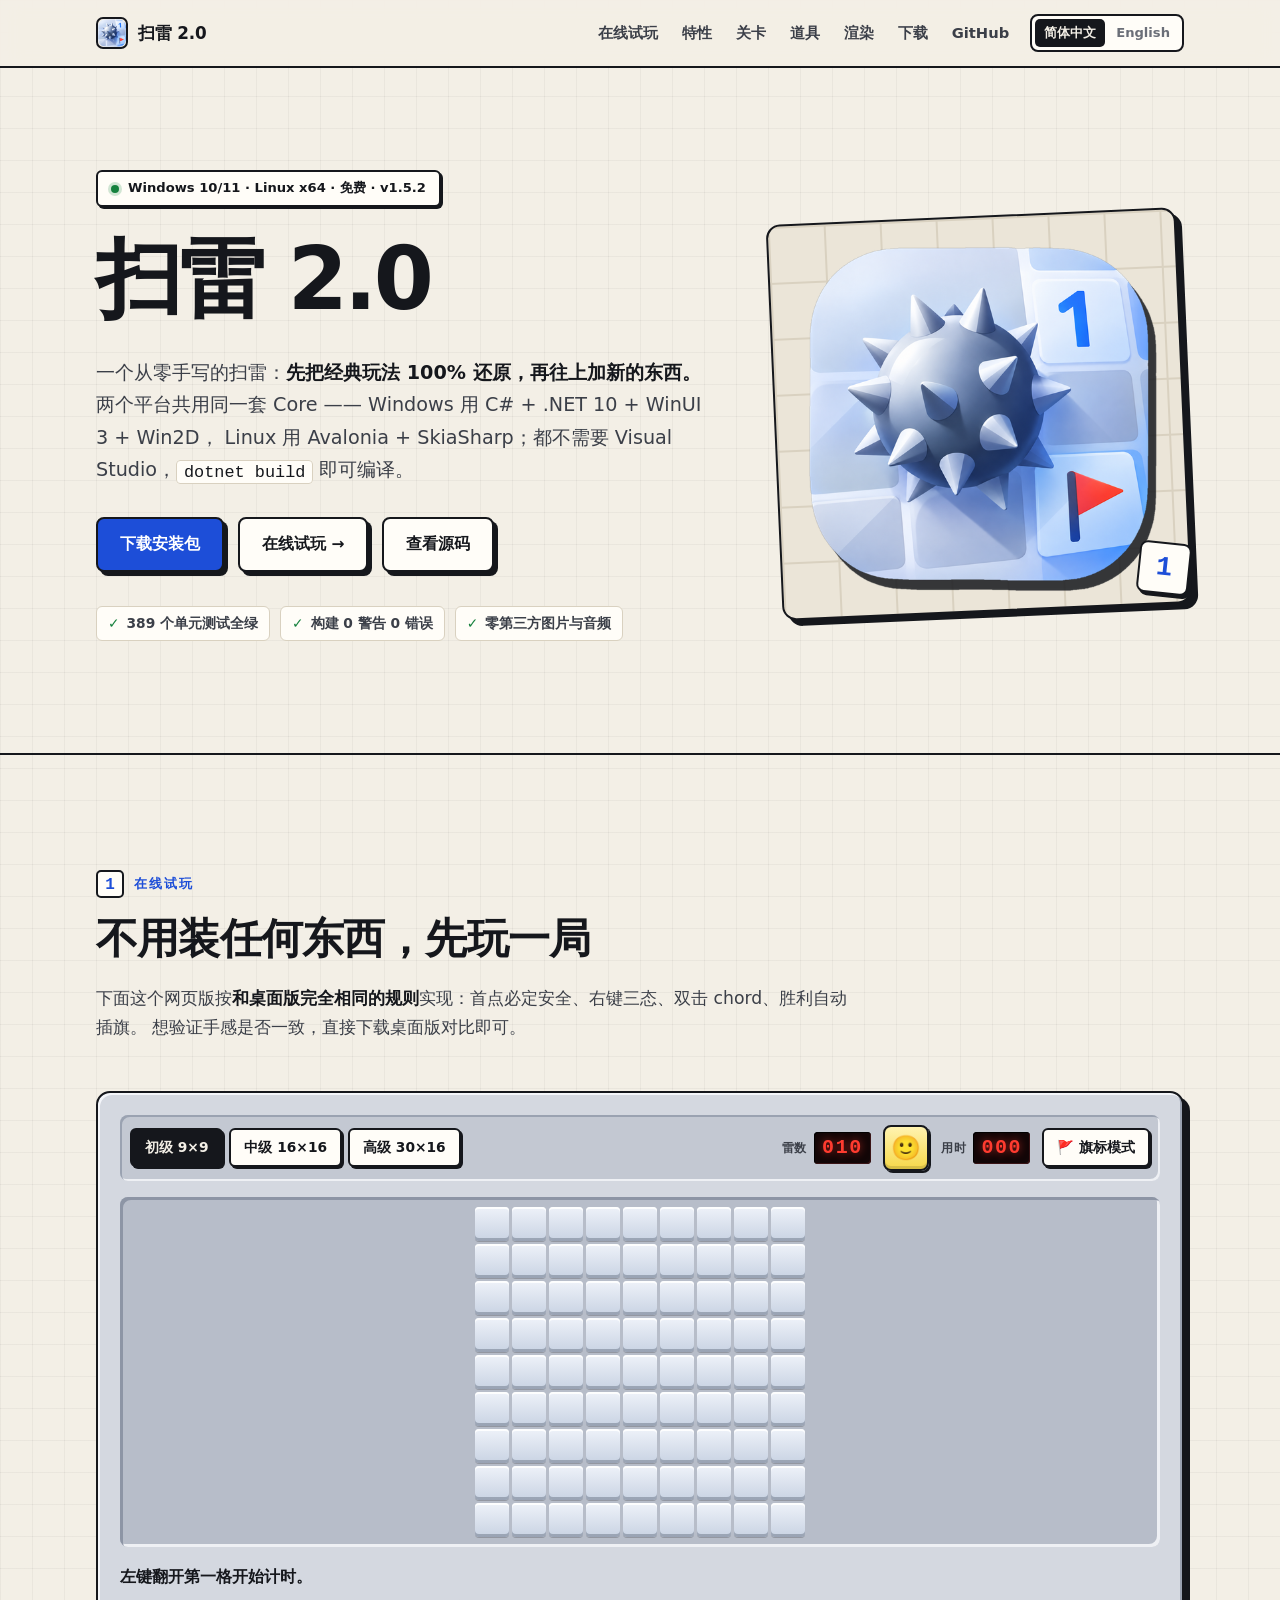
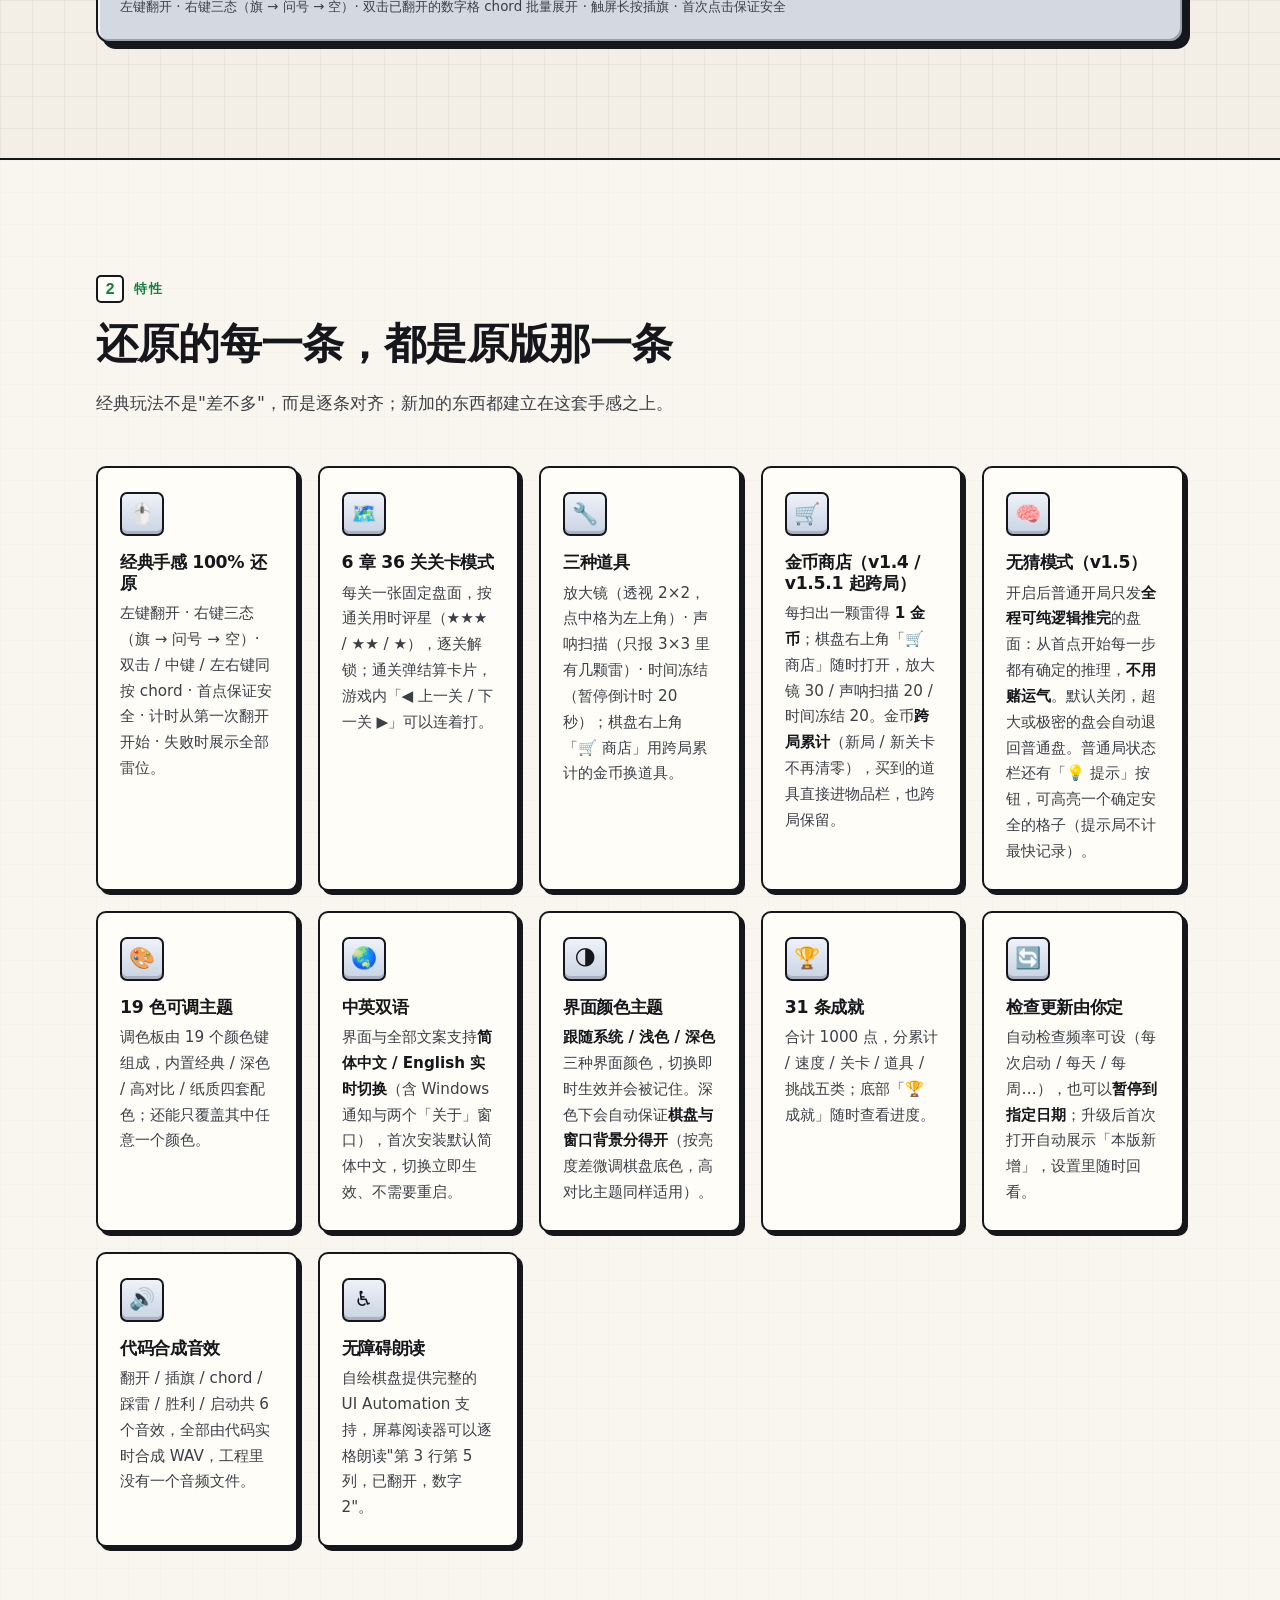
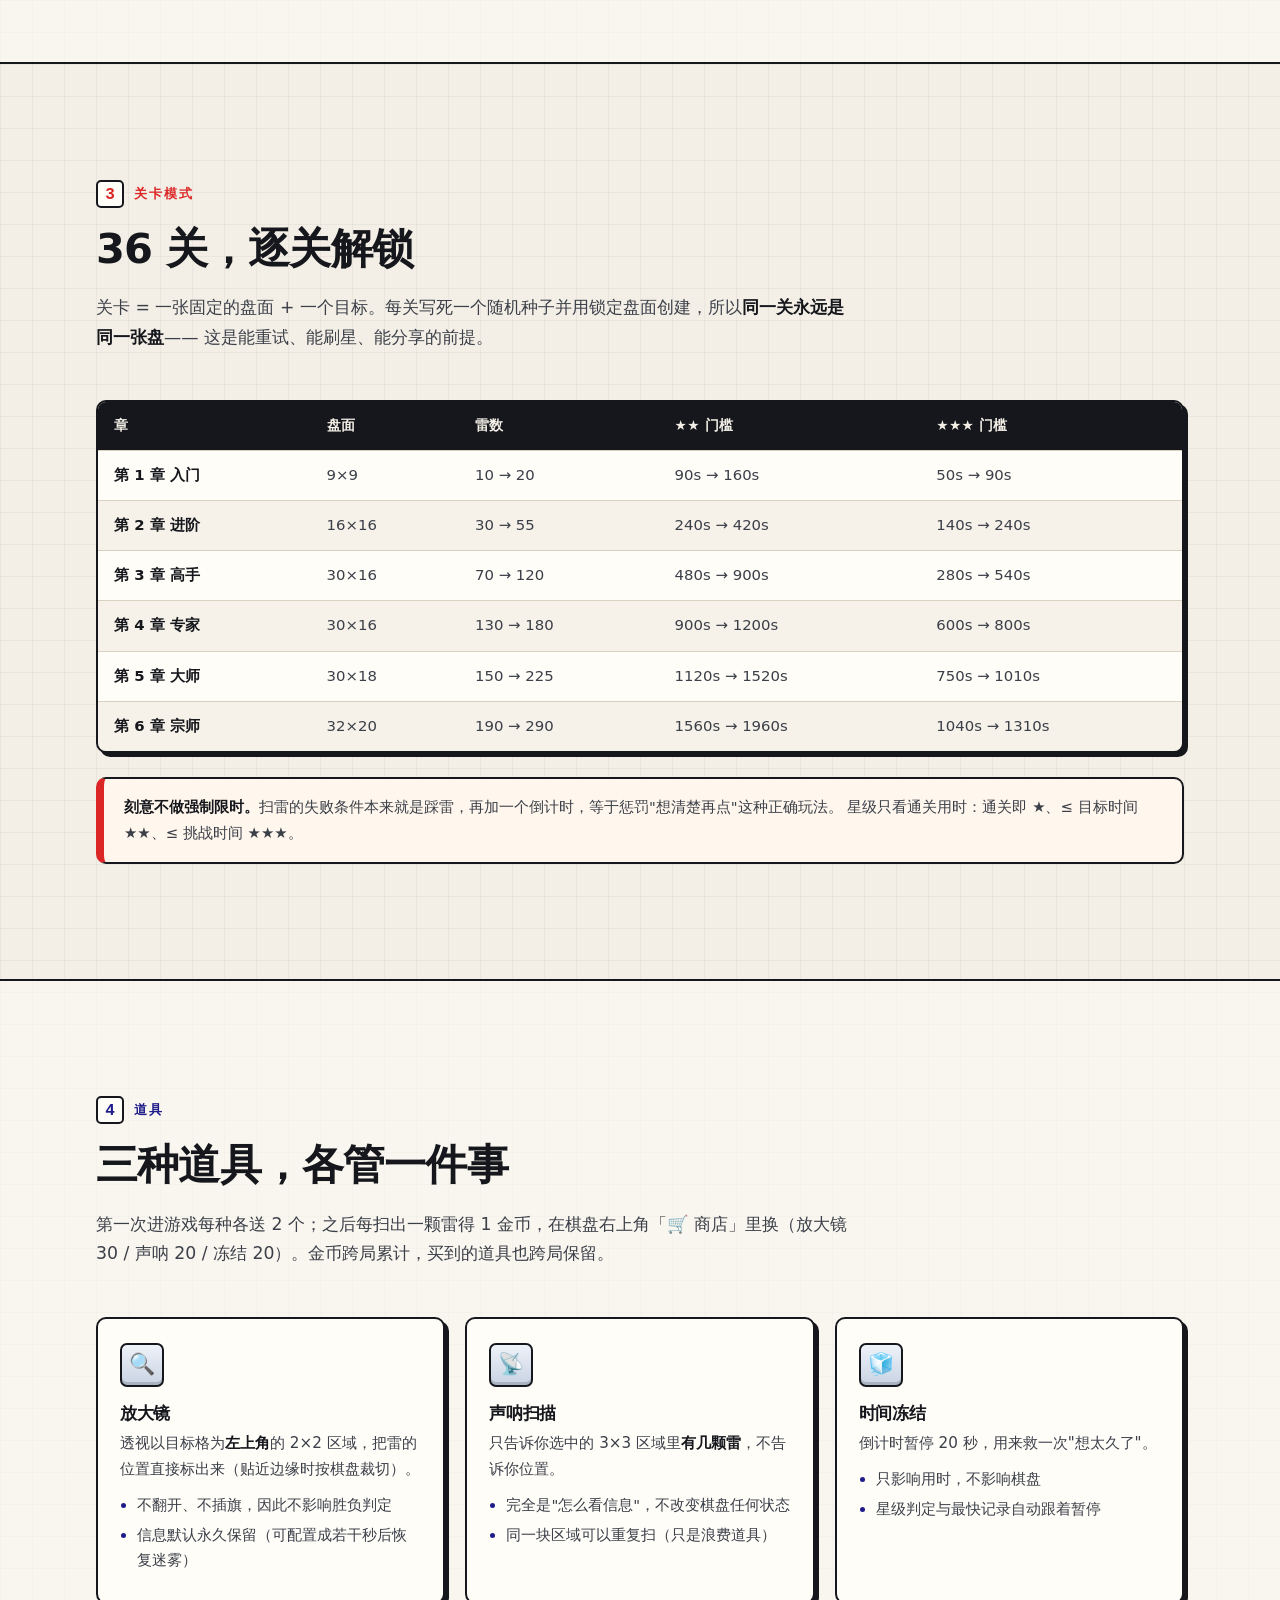
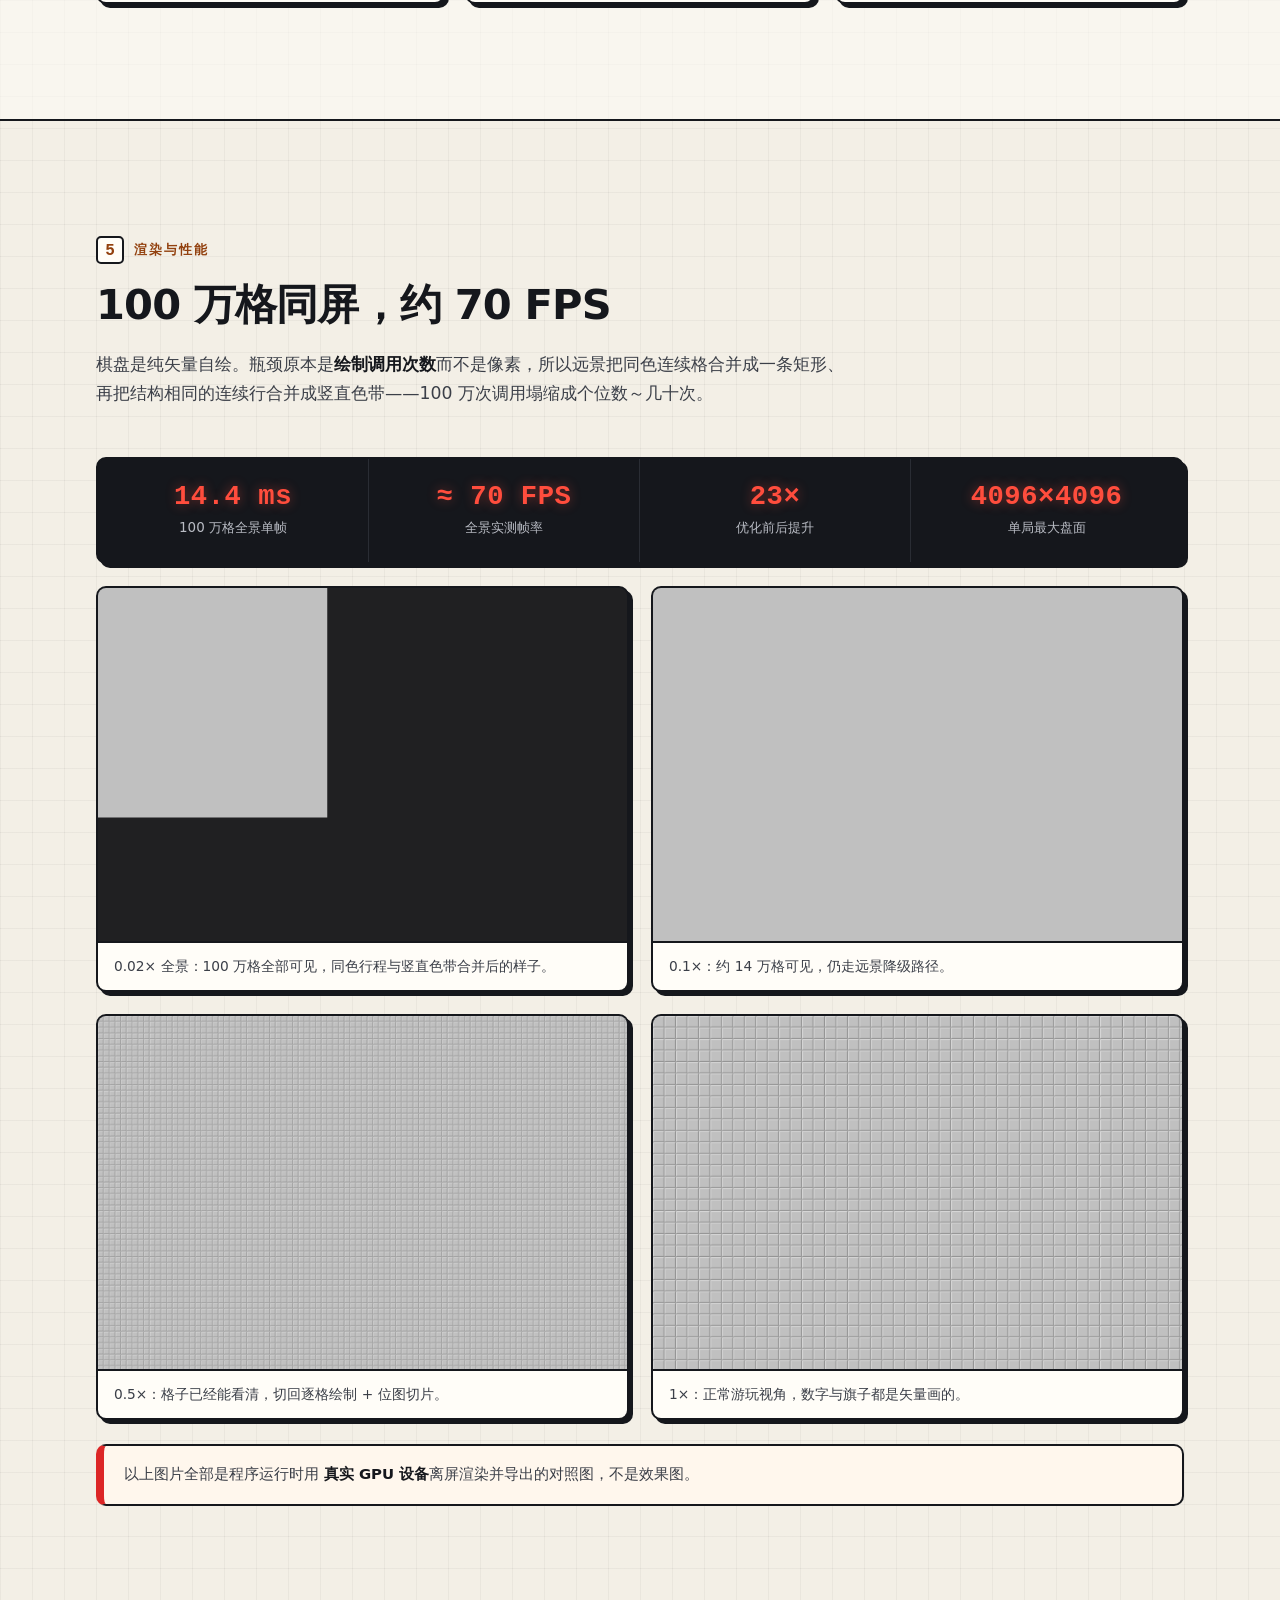
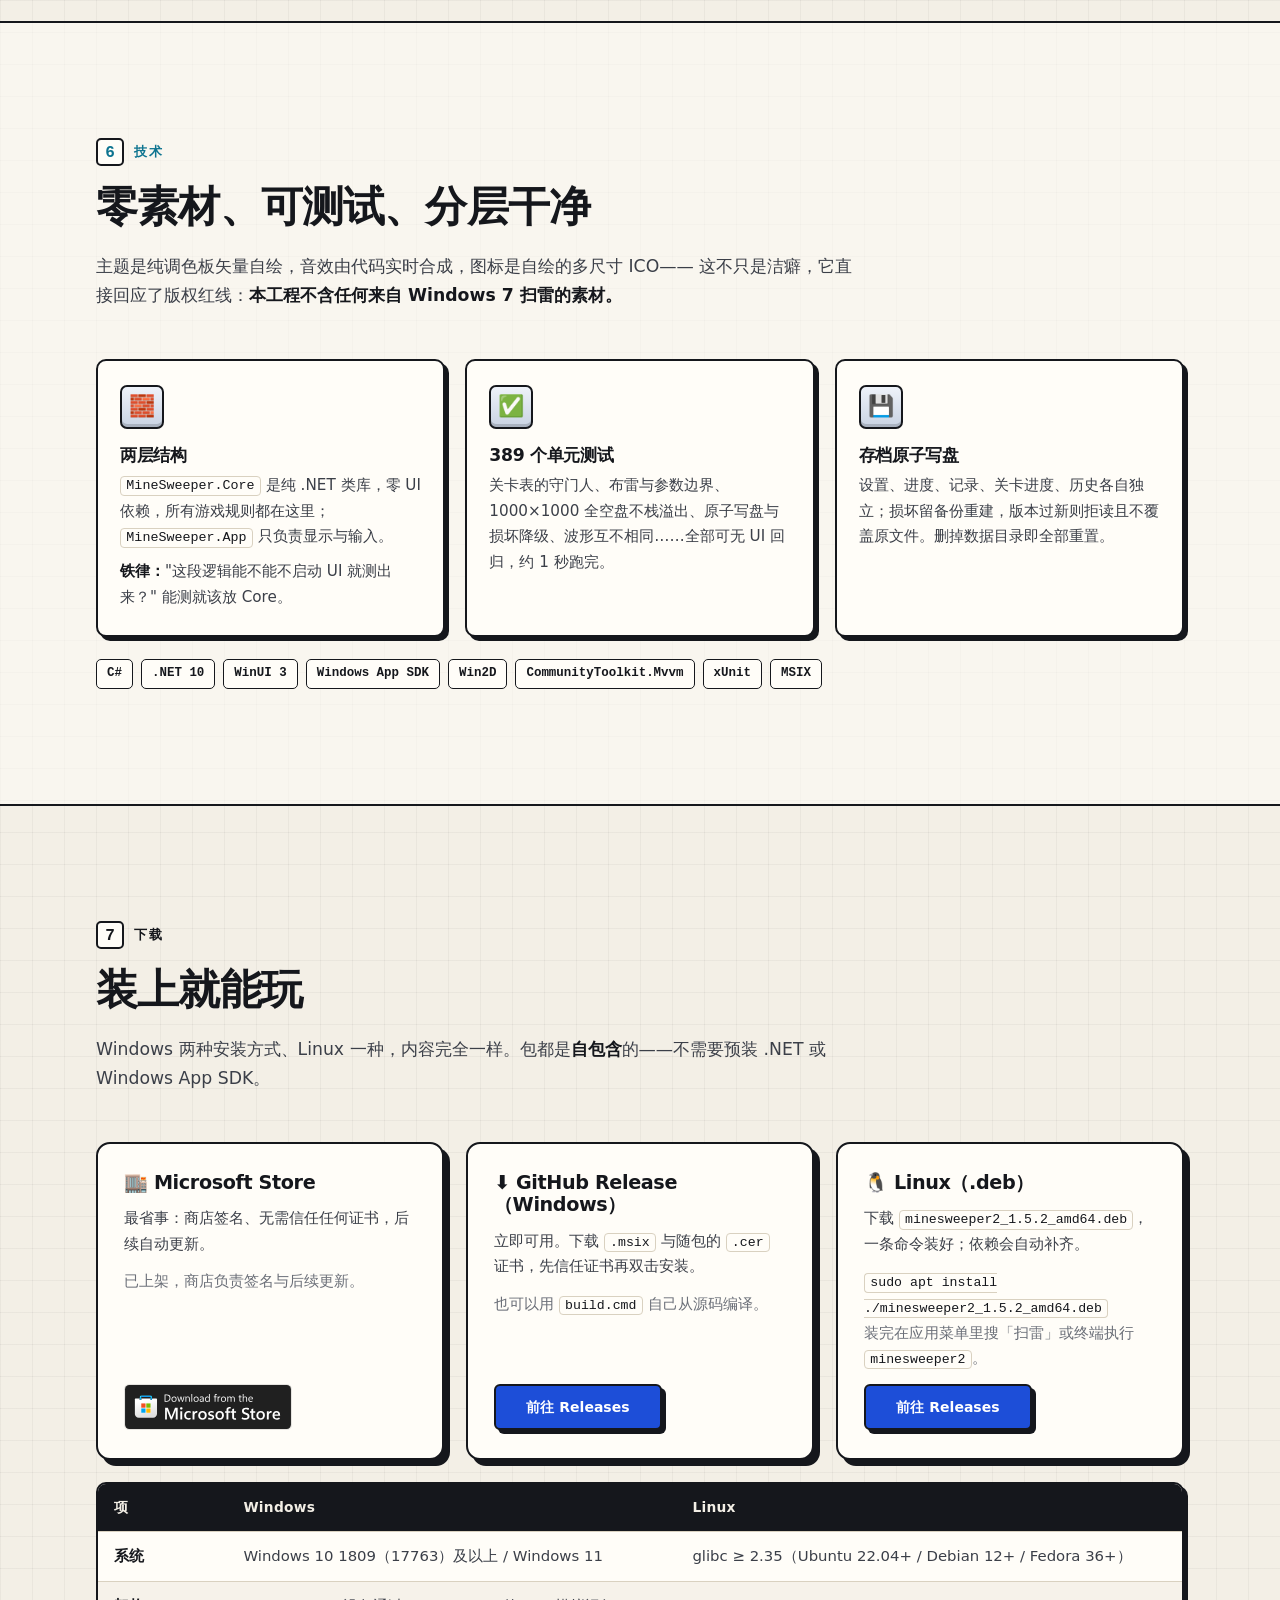
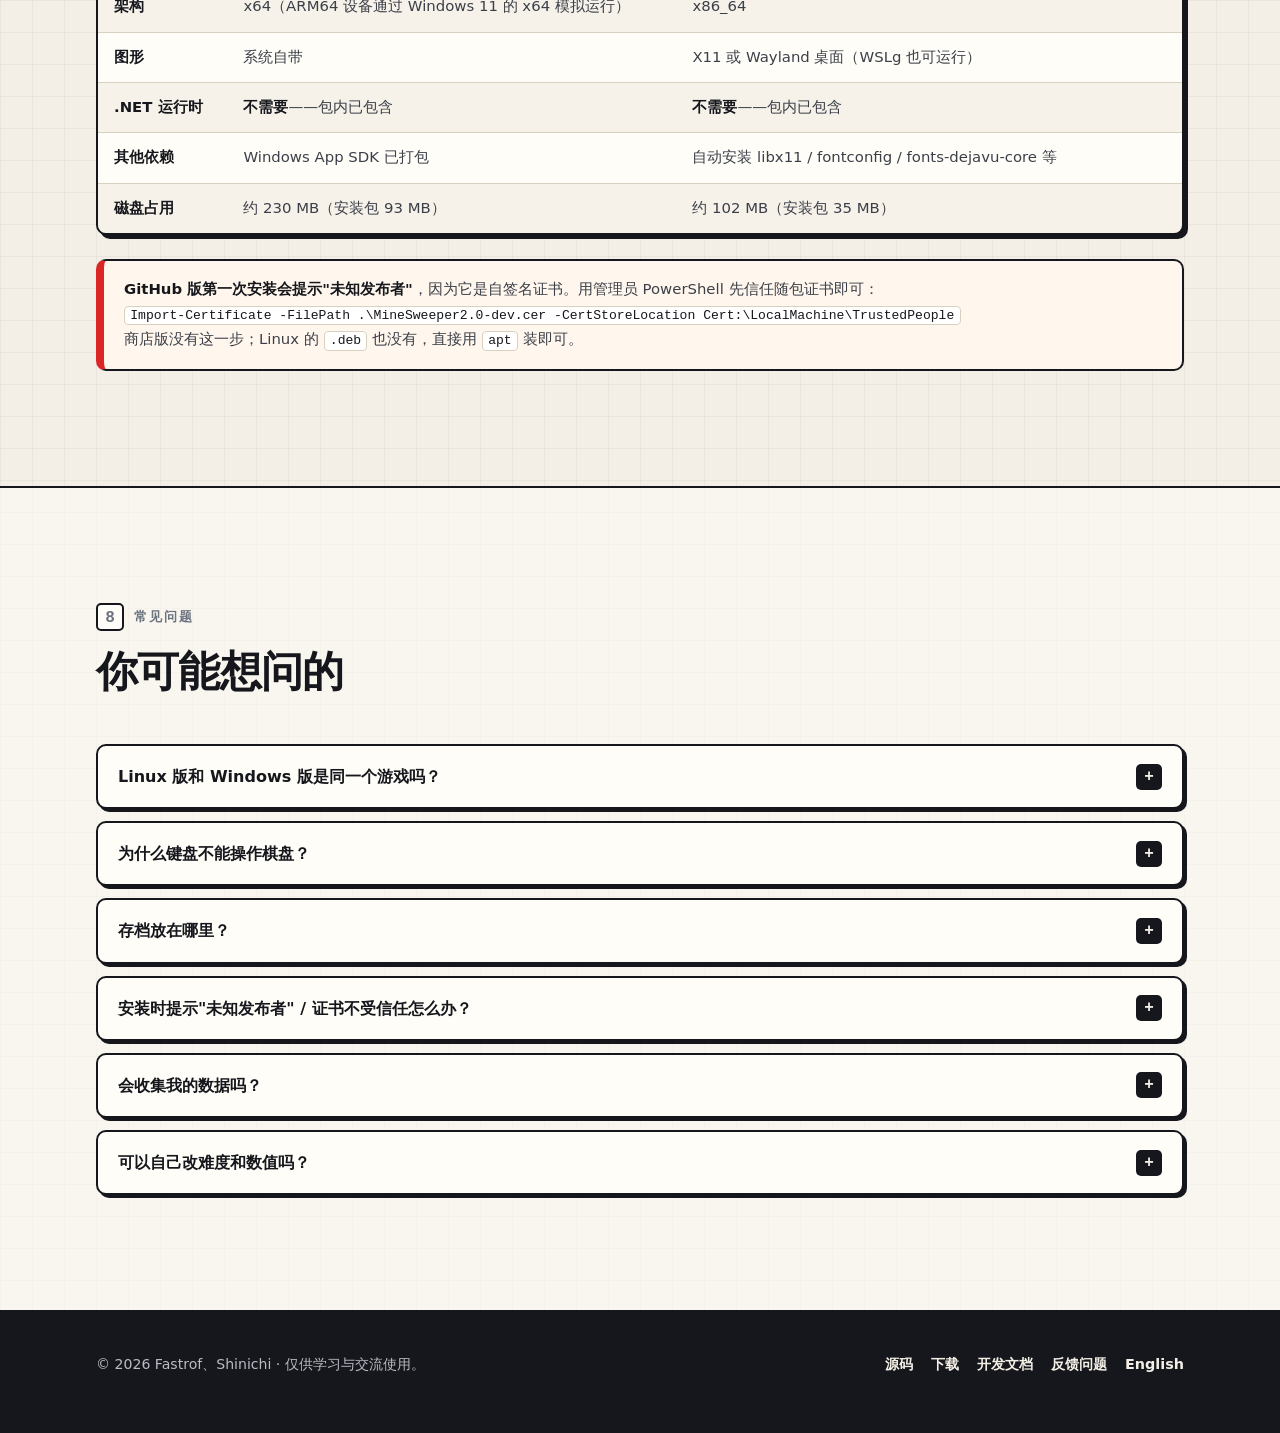
<file: docs/index.html>
<!DOCTYPE html>
<html lang="zh-CN">
<head>
<meta charset="utf-8">
<meta name="viewport" content="width=device-width, initial-scale=1">
<title>扫雷 2.0 / MineSweeper 2.0 —— 从零手写的扫雷，Windows + Linux</title>
<meta name="description" content="扫雷 2.0 是一个从零手写的扫雷：经典玩法 100% 还原，另有 6 章 36 关关卡模式、三种道具、金币商店、19 色可调主题与代码合成音效。Windows 与 Linux 共用同一套核心、原生双平台；零第三方素材；仅在检查更新时访问 GitHub 公开接口（可在设置关闭），不收集任何数据。">
<meta name="theme-color" content="#f3efe6">
<meta name="color-scheme" content="light">

<!-- 社交分享 -->
<meta property="og:type" content="website">
<meta property="og:title" content="扫雷 2.0 / MineSweeper 2.0">
<meta property="og:description" content="经典玩法 100% 还原 · 6 章 36 关 · 三种道具 + 金币商店 · Windows + Linux 双平台 · 零第三方素材 · Microsoft Store 已上架">
<meta property="og:image" content="assets/img/og-1200x630.png">
<meta property="og:locale" content="zh_CN">
<meta name="twitter:card" content="summary_large_image">
<meta name="twitter:image" content="assets/img/og-1200x630.png">

<link rel="icon" href="assets/img/favicon.ico" sizes="any">
<link rel="icon" type="image/png" href="assets/img/favicon-32.png">
<link rel="apple-touch-icon" href="assets/img/apple-touch-icon.png">
<link rel="stylesheet" href="assets/css/style.css">
</head>
<body>

<!-- ============================== 顶栏 ============================== -->
<header class="site-header">
  <div class="container">
    <a class="brand" href="#top">
      <img src="assets/img/icon-96.png" alt="" width="30" height="30">
      <span>扫雷 2.0</span>
    </a>

    <button class="nav-toggle" type="button" aria-expanded="false" aria-controls="site-nav">☰</button>

    <nav class="nav" id="site-nav">
      <a href="#play">在线试玩</a>
      <a href="#features">特性</a>
      <a href="#levels">关卡</a>
      <a href="#items">道具</a>
      <a href="#render">渲染</a>
      <a href="#download">下载</a>
      <a href="https://github.com/Fastrof/Minesweeper2.0" target="_blank" rel="noopener">GitHub</a>
      <span class="lang">
        <span class="is-current">简体中文</span>
        <a href="en.html" hreflang="en" lang="en">English</a>
      </span>
    </nav>
  </div>
</header>

<main id="top">

  <!-- ============================== 首屏 ============================== -->
  <section class="hero">
    <div class="container">
      <div class="hero-text">
        <p class="hero-tag"><span class="dot" aria-hidden="true"></span> Windows 10/11 · Linux x64 · 免费 · v1.5.2</p>
        <h1>扫雷 2.0</h1>
        <p class="lead">
          一个从零手写的扫雷：<strong>先把经典玩法 100% 还原，再往上加新的东西。</strong>
          两个平台共用同一套 Core —— Windows 用 C# + .NET 10 + WinUI 3 + Win2D，
          Linux 用 Avalonia + SkiaSharp；都不需要 Visual Studio，<code>dotnet build</code> 即可编译。
        </p>

        <div class="btn-row">
          <a class="btn btn--primary" href="https://github.com/Fastrof/Minesweeper2.0/releases" target="_blank" rel="noopener">下载安装包</a>
          <a class="btn btn--ghost" href="#play">在线试玩 →</a>
          <a class="btn btn--ghost" href="https://github.com/Fastrof/Minesweeper2.0" target="_blank" rel="noopener">查看源码</a>
        </div>

        <ul class="hero-stats">
          <li>389 个单元测试全绿</li>
          <li>构建 0 警告 0 错误</li>
          <li>零第三方图片与音频</li>
        </ul>
      </div>

      <div class="hero-art">
        <img src="assets/img/icon-512.png" alt="扫雷 2.0 图标" width="512" height="512">
      </div>
    </div>
  </section>

  <!-- ============================== 在线试玩 ============================== -->
  <section class="section" id="play">
    <div class="container">
      <div class="section-head reveal">
        <p class="eyebrow">在线试玩</p>
        <h2>不用装任何东西，先玩一局</h2>
        <p class="lead">
          下面这个网页版按<strong>和桌面版完全相同的规则</strong>实现：首点必定安全、右键三态、双击 chord、胜利自动插旗。
          想验证手感是否一致，直接下载桌面版对比即可。
        </p>
      </div>

      <div class="game reveal" id="game">
        <div class="game-bar">
          <div class="game-diff" role="group" aria-label="难度">
            <button class="chip is-active" type="button" data-diff="beginner">初级 9×9</button>
            <button class="chip" type="button" data-diff="intermediate">中级 16×16</button>
            <button class="chip" type="button" data-diff="expert">高级 30×16</button>
          </div>
          <div class="game-counters">
            <span class="counter"><span>雷数</span><b id="gm-mines">010</b></span>
            <button class="smiley" type="button" id="gm-reset" title="重新开始" aria-label="重新开始">🙂</button>
            <span class="counter"><span>用时</span><b id="gm-time">000</b></span>
            <button class="chip" type="button" id="gm-flagmode" title="触屏设备用：左键改为插旗">🚩 旗标模式</button>
          </div>
        </div>

        <div class="board-wrap">
          <div class="board" id="gm-board" role="grid" aria-label="扫雷棋盘"></div>
        </div>

        <p class="game-msg" id="gm-msg" role="status" aria-live="polite">左键翻开第一格开始计时。</p>
        <p class="game-tip">
          左键翻开 · 右键三态（旗 → 问号 → 空）· 双击已翻开的数字格 chord 批量展开 ·
          触屏长按插旗 · 首次点击保证安全
        </p>
      </div>
    </div>
  </section>

  <!-- ============================== 特性 ============================== -->
  <section class="section" id="features">
    <div class="container">
      <div class="section-head reveal">
        <p class="eyebrow">特性</p>
        <h2>还原的每一条，都是原版那一条</h2>
        <p class="lead">经典玩法不是"差不多"，而是逐条对齐；新加的东西都建立在这套手感之上。</p>
      </div>

      <div class="cards">
        <article class="card reveal">
          <div class="ico" aria-hidden="true">🖱️</div>
          <h3>经典手感 100% 还原</h3>
          <p>左键翻开 · 右键三态（旗 → 问号 → 空）· 双击 / 中键 / 左右键同按 chord · 首点保证安全 · 计时从第一次翻开开始 · 失败时展示全部雷位。</p>
        </article>

        <article class="card reveal">
          <div class="ico" aria-hidden="true">🗺️</div>
          <h3>6 章 36 关关卡模式</h3>
          <p>每关一张固定盘面，按通关用时评星（★★★ / ★★ / ★），逐关解锁；通关弹结算卡片，游戏内「◀ 上一关 / 下一关 ▶」可以连着打。</p>
        </article>

        <article class="card reveal">
          <div class="ico" aria-hidden="true">🔧</div>
          <h3>三种道具</h3>
          <p>放大镜（透视 2×2，点中格为左上角）· 声呐扫描（只报 3×3 里有几颗雷）· 时间冻结（暂停倒计时 20 秒）；棋盘右上角「🛒 商店」用跨局累计的金币换道具。</p>
        </article>

        <article class="card reveal">
          <div class="ico" aria-hidden="true">🛒</div>
          <h3>金币商店（v1.4 / v1.5.1 起跨局）</h3>
          <p>每扫出一颗雷得 <b>1 金币</b>；棋盘右上角「🛒 商店」随时打开，放大镜 30 / 声呐扫描 20 / 时间冻结 20。金币<b>跨局累计</b>（新局 / 新关卡不再清零），买到的道具直接进物品栏，也跨局保留。</p>
        </article>

        <article class="card reveal">
          <div class="ico" aria-hidden="true">🧠</div>
          <h3>无猜模式（v1.5）</h3>
          <p>开启后普通开局只发<b>全程可纯逻辑推完</b>的盘面：从首点开始每一步都有确定的推理，<b>不用赌运气</b>。默认关闭，超大或极密的盘会自动退回普通盘。普通局状态栏还有「💡 提示」按钮，可高亮一个确定安全的格子（提示局不计最快记录）。</p>
        </article>

        <article class="card reveal">
          <div class="ico" aria-hidden="true">🎨</div>
          <h3>19 色可调主题</h3>
          <p>调色板由 19 个颜色键组成，内置经典 / 深色 / 高对比 / 纸质四套配色；还能只覆盖其中任意一个颜色。</p>
        </article>

        <article class="card reveal">
          <div class="ico" aria-hidden="true">🌏</div>
          <h3>中英双语</h3>
          <p>界面与全部文案支持<b>简体中文 / English 实时切换</b>（含 Windows 通知与两个「关于」窗口），首次安装默认简体中文，切换立即生效、不需要重启。</p>
        </article>

        <article class="card reveal">
          <div class="ico" aria-hidden="true">🌗</div>
          <h3>界面颜色主题</h3>
          <p><b>跟随系统 / 浅色 / 深色</b>三种界面颜色，切换即时生效并会被记住。深色下会自动保证<b>棋盘与窗口背景分得开</b>（按亮度差微调棋盘底色，高对比主题同样适用）。</p>
        </article>

        <article class="card reveal">
          <div class="ico" aria-hidden="true">🏆</div>
          <h3>31 条成就</h3>
          <p>合计 1000 点，分累计 / 速度 / 关卡 / 道具 / 挑战五类；底部「🏆 成就」随时查看进度。</p>
        </article>

        <article class="card reveal">
          <div class="ico" aria-hidden="true">🔄</div>
          <h3>检查更新由你定</h3>
          <p>自动检查频率可设（每次启动 / 每天 / 每周…），也可以<b>暂停到指定日期</b>；升级后首次打开自动展示「本版新增」，设置里随时回看。</p>
        </article>

        <article class="card reveal">
          <div class="ico" aria-hidden="true">🔊</div>
          <h3>代码合成音效</h3>
          <p>翻开 / 插旗 / chord / 踩雷 / 胜利 / 启动共 6 个音效，全部由代码实时合成 WAV，工程里没有一个音频文件。</p>
        </article>

        <article class="card reveal">
          <div class="ico" aria-hidden="true">♿</div>
          <h3>无障碍朗读</h3>
          <p>自绘棋盘提供完整的 UI Automation 支持，屏幕阅读器可以逐格朗读"第 3 行第 5 列，已翻开，数字 2"。</p>
        </article>
      </div>
    </div>
  </section>

  <!-- ============================== 关卡 ============================== -->
  <section class="section" id="levels">
    <div class="container">
      <div class="section-head reveal">
        <p class="eyebrow">关卡模式</p>
        <h2>36 关，逐关解锁</h2>
        <p class="lead">
          关卡 = 一张固定的盘面 + 一个目标。每关写死一个随机种子并用锁定盘面创建，所以<strong>同一关永远是同一张盘</strong>——
          这是能重试、能刷星、能分享的前提。
        </p>
      </div>

      <div class="table-wrap reveal">
        <table>
          <caption class="sr-only" style="position:absolute;left:-9999px">关卡章节与星级门槛</caption>
          <thead>
            <tr><th>章</th><th>盘面</th><th>雷数</th><th>★★ 门槛</th><th>★★★ 门槛</th></tr>
          </thead>
          <tbody>
            <tr><td>第 1 章 入门</td><td>9×9</td><td>10 → 20</td><td>90s → 160s</td><td>50s → 90s</td></tr>
            <tr><td>第 2 章 进阶</td><td>16×16</td><td>30 → 55</td><td>240s → 420s</td><td>140s → 240s</td></tr>
            <tr><td>第 3 章 高手</td><td>30×16</td><td>70 → 120</td><td>480s → 900s</td><td>280s → 540s</td></tr>
            <tr><td>第 4 章 专家</td><td>30×16</td><td>130 → 180</td><td>900s → 1200s</td><td>600s → 800s</td></tr>
            <tr><td>第 5 章 大师</td><td>30×18</td><td>150 → 225</td><td>1120s → 1520s</td><td>750s → 1010s</td></tr>
            <tr><td>第 6 章 宗师</td><td>32×20</td><td>190 → 290</td><td>1560s → 1960s</td><td>1040s → 1310s</td></tr>
          </tbody>
        </table>
      </div>

      <div class="callout reveal">
        <strong>刻意不做强制限时。</strong>扫雷的失败条件本来就是踩雷，再加一个倒计时，等于惩罚"想清楚再点"这种正确玩法。
        星级只看通关用时：通关即 ★、≤ 目标时间 ★★、≤ 挑战时间 ★★★。
      </div>
    </div>
  </section>

  <!-- ============================== 道具 ============================== -->
  <section class="section" id="items">
    <div class="container">
      <div class="section-head reveal">
        <p class="eyebrow">道具</p>
        <h2>三种道具，各管一件事</h2>
        <p class="lead">第一次进游戏每种各送 2 个；之后每扫出一颗雷得 1 金币，在棋盘右上角「🛒 商店」里换（放大镜 30 / 声呐 20 / 冻结 20）。金币跨局累计，买到的道具也跨局保留。</p>
      </div>

      <div class="cards">
        <article class="card reveal">
          <div class="ico" aria-hidden="true">🔍</div>
          <h3>放大镜</h3>
          <p>透视以目标格为<b>左上角</b>的 2×2 区域，把雷的位置直接标出来（贴近边缘时按棋盘裁切）。</p>
          <ul>
            <li>不翻开、不插旗，因此不影响胜负判定</li>
            <li>信息默认永久保留（可配置成若干秒后恢复迷雾）</li>
          </ul>
        </article>

        <article class="card reveal">
          <div class="ico" aria-hidden="true">📡</div>
          <h3>声呐扫描</h3>
          <p>只告诉你选中的 3×3 区域里<strong>有几颗雷</strong>，不告诉你位置。</p>
          <ul>
            <li>完全是"怎么看信息"，不改变棋盘任何状态</li>
            <li>同一块区域可以重复扫（只是浪费道具）</li>
          </ul>
        </article>

        <article class="card reveal">
          <div class="ico" aria-hidden="true">🧊</div>
          <h3>时间冻结</h3>
          <p>倒计时暂停 20 秒，用来救一次"想太久了"。</p>
          <ul>
            <li>只影响用时，不影响棋盘</li>
            <li>星级判定与最快记录自动跟着暂停</li>
          </ul>
        </article>
      </div>
    </div>
  </section>

  <!-- ============================== 渲染 ============================== -->
  <section class="section" id="render">
    <div class="container">
      <div class="section-head reveal">
        <p class="eyebrow">渲染与性能</p>
        <h2>100 万格同屏，约 70 FPS</h2>
        <p class="lead">
          棋盘是纯矢量自绘。瓶颈原本是<strong>绘制调用次数</strong>而不是像素，所以远景把同色连续格合并成一条矩形、
          再把结构相同的连续行合并成竖直色带——100 万次调用塌缩成个位数～几十次。
        </p>
      </div>

      <ul class="stat-band reveal">
        <li><b>14.4 ms</b><span>100 万格全景单帧</span></li>
        <li><b>≈ 70 FPS</b><span>全景实测帧率</span></li>
        <li><b>23×</b><span>优化前后提升</span></li>
        <li><b>4096×4096</b><span>单局最大盘面</span></li>
      </ul>

      <div class="gallery" style="margin-top:22px">
        <figure class="figure reveal">
          <img src="assets/img/board-full.png" alt="1000×1000 棋盘全景渲染" width="1200" height="800" loading="lazy">
          <figcaption>0.02× 全景：100 万格全部可见，同色行程与竖直色带合并后的样子。</figcaption>
        </figure>
        <figure class="figure reveal">
          <img src="assets/img/board-zoom-01.png" alt="0.1 倍缩放渲染" width="1200" height="800" loading="lazy">
          <figcaption>0.1×：约 14 万格可见，仍走远景降级路径。</figcaption>
        </figure>
        <figure class="figure reveal">
          <img src="assets/img/board-zoom-05.png" alt="0.5 倍缩放渲染" width="1200" height="800" loading="lazy">
          <figcaption>0.5×：格子已经能看清，切回逐格绘制 + 位图切片。</figcaption>
        </figure>
        <figure class="figure reveal">
          <img src="assets/img/board-zoom-1.png" alt="1 倍缩放渲染" width="1200" height="800" loading="lazy">
          <figcaption>1×：正常游玩视角，数字与旗子都是矢量画的。</figcaption>
        </figure>
</div>

      <div class="callout reveal">
        以上图片全部是程序运行时用 <strong>真实 GPU 设备</strong>离屏渲染并导出的对照图，不是效果图。
      </div>
    </div>
  </section>

  <!-- ============================== 技术 ============================== -->
  <section class="section" id="tech">
    <div class="container">
      <div class="section-head reveal">
        <p class="eyebrow">技术</p>
        <h2>零素材、可测试、分层干净</h2>
        <p class="lead">
          主题是纯调色板矢量自绘，音效由代码实时合成，图标是自绘的多尺寸 ICO——
          这不只是洁癖，它直接回应了版权红线：<strong>本工程不含任何来自 Windows 7 扫雷的素材。</strong>
        </p>
      </div>

      <div class="cards">
        <article class="card reveal">
          <div class="ico" aria-hidden="true">🧱</div>
          <h3>两层结构</h3>
          <p><code>MineSweeper.Core</code> 是纯 .NET 类库，零 UI 依赖，所有游戏规则都在这里；<code>MineSweeper.App</code> 只负责显示与输入。</p>
          <p style="margin-top:.6em"><strong>铁律：</strong>"这段逻辑能不能不启动 UI 就测出来？" 能测就该放 Core。</p>
        </article>
        <article class="card reveal">
          <div class="ico" aria-hidden="true">✅</div>
          <h3>389 个单元测试</h3>
          <p>关卡表的守门人、布雷与参数边界、1000×1000 全空盘不栈溢出、原子写盘与损坏降级、波形互不相同……全部可无 UI 回归，约 1 秒跑完。</p>
        </article>
        <article class="card reveal">
          <div class="ico" aria-hidden="true">💾</div>
          <h3>存档原子写盘</h3>
          <p>设置、进度、记录、关卡进度、历史各自独立；损坏留备份重建，版本过新则拒读且不覆盖原文件。删掉数据目录即全部重置。</p>
        </article>
      </div>

      <div class="badge-row reveal">
        <span class="badge">C#</span>
        <span class="badge">.NET 10</span>
        <span class="badge">WinUI 3</span>
        <span class="badge">Windows App SDK</span>
        <span class="badge">Win2D</span>
        <span class="badge">CommunityToolkit.Mvvm</span>
        <span class="badge">xUnit</span>
        <span class="badge">MSIX</span>
      </div>
    </div>
  </section>

  <!-- ============================== 下载 ============================== -->
  <section class="section" id="download">
    <div class="container">
      <div class="section-head reveal">
        <p class="eyebrow">下载</p>
        <h2>装上就能玩</h2>
        <p class="lead">Windows 两种安装方式、Linux 一种，内容完全一样。包都是<strong>自包含</strong>的——不需要预装 .NET 或 Windows App SDK。</p>
      </div>

      <div class="dl-grid">
        <article class="dl-card reveal">
          <h3>🏬 Microsoft Store</h3>
          <p>最省事：商店签名、无需信任任何证书，后续自动更新。</p>
          <p class="dl-note">已上架，商店负责签名与后续更新。</p>
          <!-- 商店已上架：徽章与 GitHub 按钮同尺寸(161×44)，在下载卡片底部对齐。 -->
          <a class="store-badge" href="https://apps.microsoft.com/detail/9NKR2M2ZDDL3" target="_blank" rel="noopener"
             aria-label="Download from the Microsoft Store">
            <img src="assets/svg/ms-store-badge.svg" alt="Download from the Microsoft Store" width="161" height="44">
          </a>
        </article>

        <article class="dl-card reveal">
          <h3>⬇️ GitHub Release（Windows）</h3>
          <p>立即可用。下载 <code>.msix</code> 与随包的 <code>.cer</code> 证书，先信任证书再双击安装。</p>
          <p class="dl-note">也可以用 <code>build.cmd</code> 自己从源码编译。</p>
          <a class="btn btn--primary dl-badge-btn" href="https://github.com/Fastrof/Minesweeper2.0/releases" target="_blank" rel="noopener">前往 Releases</a>
        </article>

        <article class="dl-card reveal">
          <h3>🐧 Linux（.deb）</h3>
          <p>下载 <code>minesweeper2_1.5.2_amd64.deb</code>，一条命令装好；依赖会自动补齐。</p>
          <p class="dl-note"><code>sudo apt install ./minesweeper2_1.5.2_amd64.deb</code><br>装完在应用菜单里搜「扫雷」或终端执行 <code>minesweeper2</code>。</p>
          <a class="btn btn--primary dl-badge-btn" href="https://github.com/Fastrof/Minesweeper2.0/releases" target="_blank" rel="noopener">前往 Releases</a>
        </article>
      </div>

      <div class="table-wrap reveal" style="margin-top:22px">
        <table>
          <thead><tr><th>项</th><th>Windows</th><th>Linux</th></tr></thead>
          <tbody>
            <tr><td>系统</td><td>Windows 10 1809（17763）及以上 / Windows 11</td><td>glibc ≥ 2.35（Ubuntu 22.04+ / Debian 12+ / Fedora 36+）</td></tr>
            <tr><td>架构</td><td>x64（ARM64 设备通过 Windows 11 的 x64 模拟运行）</td><td>x86_64</td></tr>
            <tr><td>图形</td><td>系统自带</td><td>X11 或 Wayland 桌面（WSLg 也可运行）</td></tr>
            <tr><td>.NET 运行时</td><td><strong>不需要</strong>——包内已包含</td><td><strong>不需要</strong>——包内已包含</td></tr>
            <tr><td>其他依赖</td><td>Windows App SDK 已打包</td><td>自动安装 libx11 / fontconfig / fonts-dejavu-core 等</td></tr>
            <tr><td>磁盘占用</td><td>约 230 MB（安装包 93 MB）</td><td>约 102 MB（安装包 35 MB）</td></tr>
          </tbody>
        </table>
      </div>

      <div class="callout reveal">
        <strong>GitHub 版第一次安装会提示"未知发布者"</strong>，因为它是自签名证书。用管理员 PowerShell 先信任随包证书即可：
        <br><code>Import-Certificate -FilePath .\MineSweeper2.0-dev.cer -CertStoreLocation Cert:\LocalMachine\TrustedPeople</code>
        <br>商店版没有这一步；Linux 的 <code>.deb</code> 也没有，直接用 <code>apt</code> 装即可。
      </div>
    </div>
  </section>

  <!-- ============================== 常见问题 ============================== -->
  <section class="section" id="faq">
    <div class="container">
      <div class="section-head reveal">
        <p class="eyebrow">常见问题</p>
        <h2>你可能想问的</h2>
      </div>

      <div class="faq reveal">
        <details>
          <summary>Linux 版和 Windows 版是同一个游戏吗？</summary>
          <p>是。两个平台<strong>共用同一套 Core</strong>——布雷、洪水填充、chord、关卡、道具、成就、存档格式完全一致，只是 UI 层不同（Windows 用 WinUI 3 + Win2D，Linux 用 Avalonia + SkiaSharp）。所以两边成绩算法、存档结构、彩蛋位置都相同。Linux 端版本号统一带 <code>-Linux</code> 后缀（如 <code>v1.5.2-Linux</code>），发布 tag 用 <code>linux-v*</code>，与 Windows 的 <code>v*</code> 互不干扰。</p>
        </details>

        <details>
          <summary>为什么键盘不能操作棋盘？</summary>
          <p>这是刻意的设计——项目所有者的要求是纯鼠标操作，所以棋盘不是键盘焦点、也没有焦点框。设置面板里的文本框（种子、分享串）仍然可以用键盘输入。方向键 / 回车 / 空格都不会对棋盘产生作用，这不是故障。</p>
        </details>

        <details>
          <summary>存档放在哪里？</summary>
          <p>Windows 未打包版在 <code>%LOCALAPPDATA%\MineSweeper2\</code>，商店版在应用自己的本地数据文件夹里；<strong>Linux 在 <code>~/.local/share/minesweeper2/</code></strong>（遵循 XDG 规范，有 <code>XDG_DATA_HOME</code> 时以它为准）。里面有 <code>settings.json</code>（设置）、<code>progress.json</code>（进度与道具）、<code>levelprogress.json</code>（关卡）、<code>records.json</code>（最快记录）、<code>history.json</code>（累计统计）、<code>config.json</code>（可手改的配置）与 <code>app.log</code>（日志）。<strong>删掉这个目录就等于一切从头开始。</strong></p>
        </details>

        <details>
          <summary>安装时提示"未知发布者" / 证书不受信任怎么办？</summary>
          <p>GitHub Release 版用的是自签名证书，需要先把随包的 <code>.cer</code> 装进「受信任人」证书存储（见上面的命令）。Microsoft Store 版由商店签名，不会出现这个提示。</p>
        </details>

        <details>
          <summary>会收集我的数据吗？</summary>
          <p>不会。程序唯一的联网行为是<b>检查更新</b>：只在检查时访问 GitHub 公开接口（只读版本号，不发送任何个人信息），可在设置里关闭；Microsoft Store 版完全不检查（由商店负责更新）。没有账号、没有遥测、没有广告；所有存档只写在本机，卸载即删除。详见<a href="https://github.com/Fastrof/Minesweeper2.0/blob/main/PRIVACY.md" target="_blank" rel="noopener">隐私政策</a>。</p>
        </details>

        <details>
          <summary>可以自己改难度和数值吗？</summary>
          <p>可以。设置面板能自定义盘面宽度 / 高度 / 雷数（上限 4096×4096）；道具上限、放大镜宽高、商店价格、冻结秒数等写在 <code>config.json</code> 里，改完不用重新编译。关卡数值集中在 <code>Core/Levels/LevelTable.cs</code> 一张表里。</p>
        </details>
      </div>
    </div>
  </section>

</main>

<!-- ============================== 页脚 ============================== -->
<footer class="site-footer">
  <div class="container">
    <p>© <span id="year">2026</span> Fastrof、Shinichi · 仅供学习与交流使用。</p>
    <nav>
      <a href="https://github.com/Fastrof/Minesweeper2.0" target="_blank" rel="noopener">源码</a>
      <a href="https://github.com/Fastrof/Minesweeper2.0/releases" target="_blank" rel="noopener">下载</a>
      <a href="https://github.com/Fastrof/Minesweeper2.0/blob/main/docs/DEVELOPMENT.md" target="_blank" rel="noopener">开发文档</a>
      <a href="https://github.com/Fastrof/Minesweeper2.0/issues" target="_blank" rel="noopener">反馈问题</a>
      <a href="en.html" hreflang="en" lang="en">English</a>
    </nav>
  </div>
</footer>

<script src="assets/js/site.js"></script>
<script src="assets/js/minesweeper.js"></script>
</body>
</html>
</file>
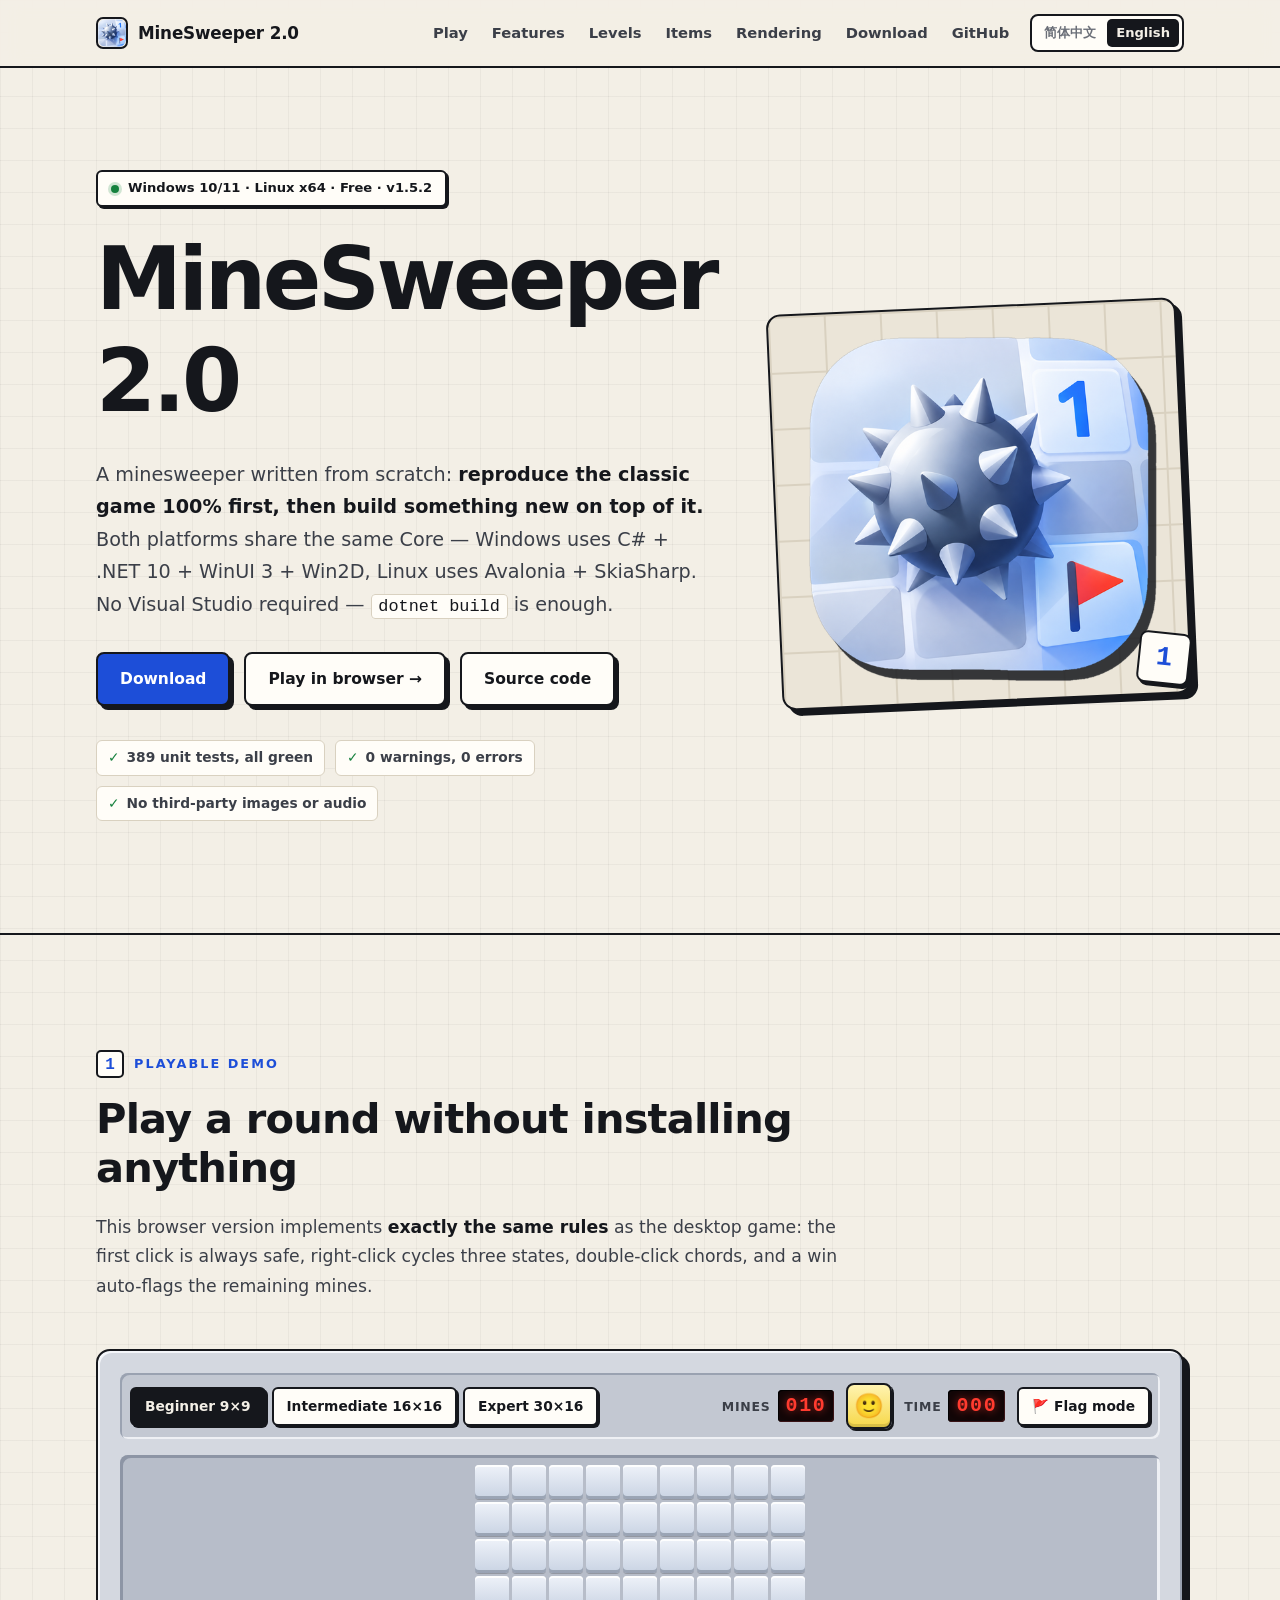
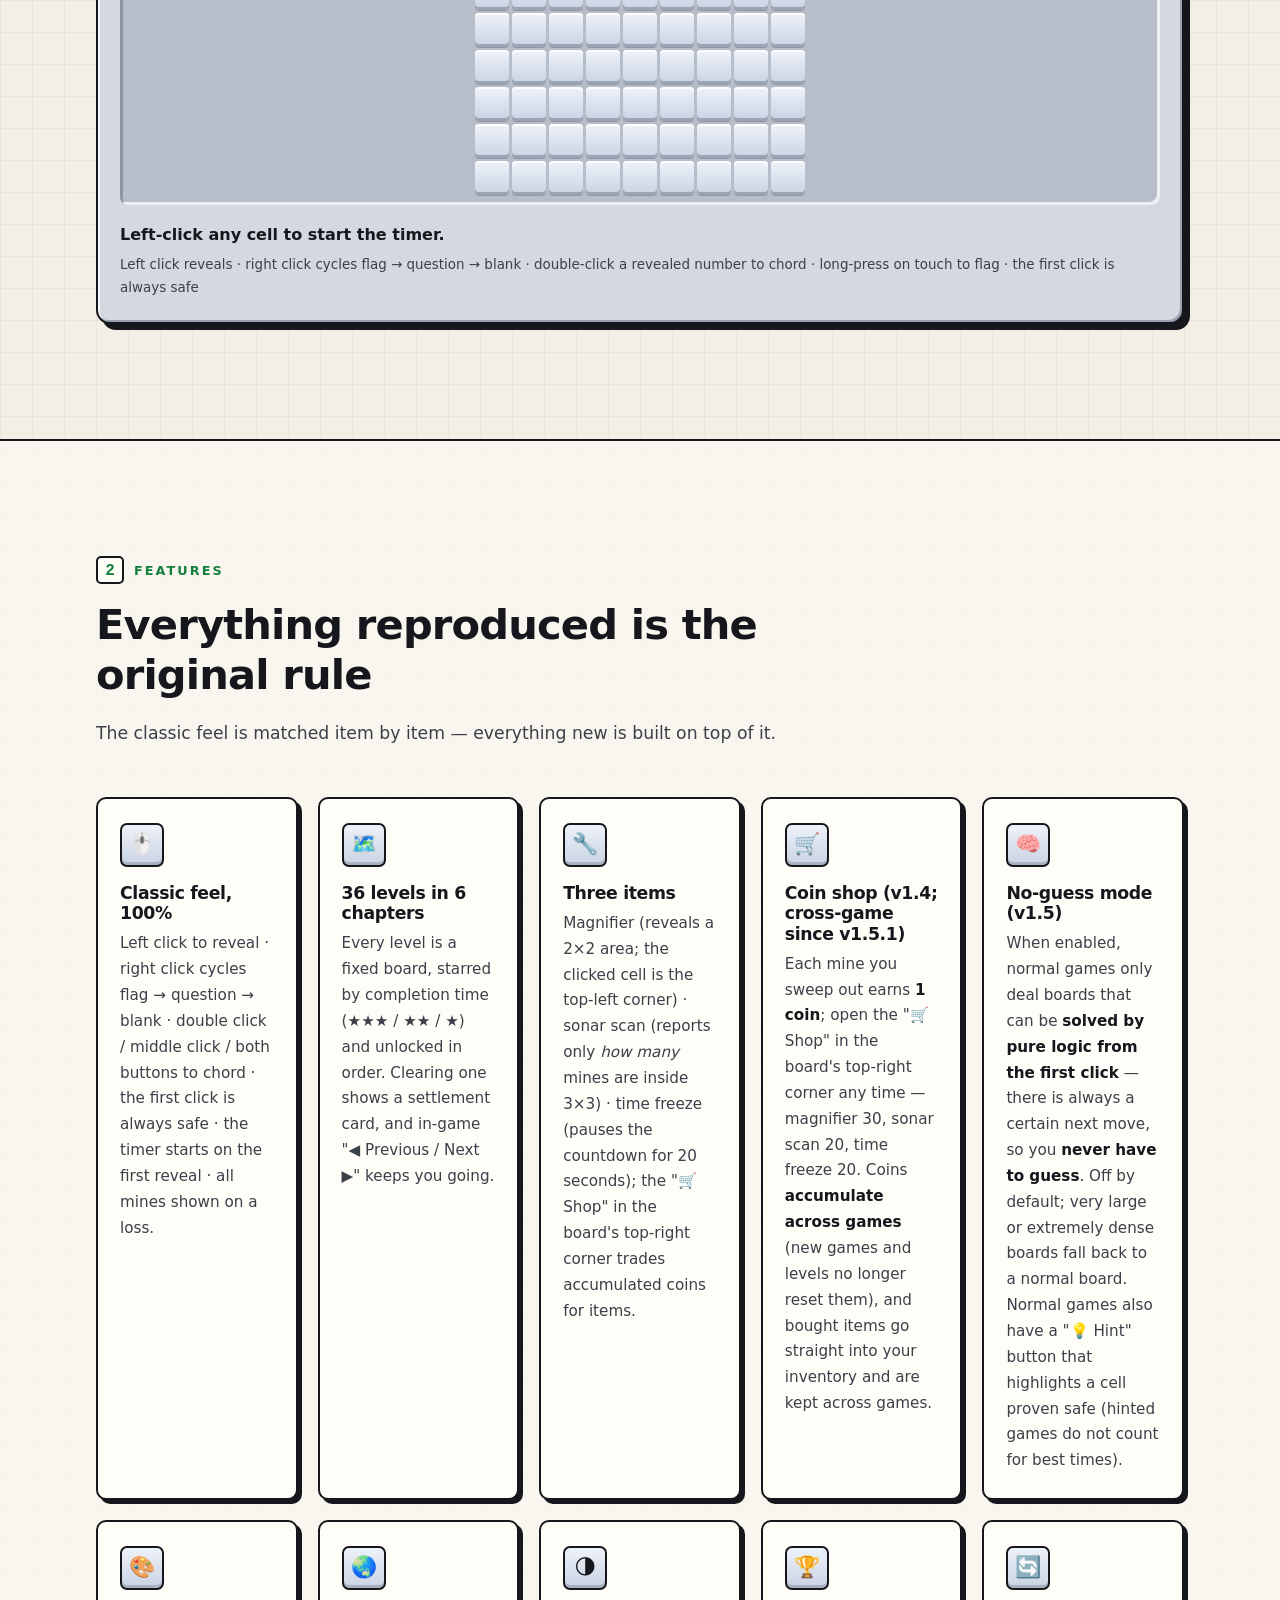
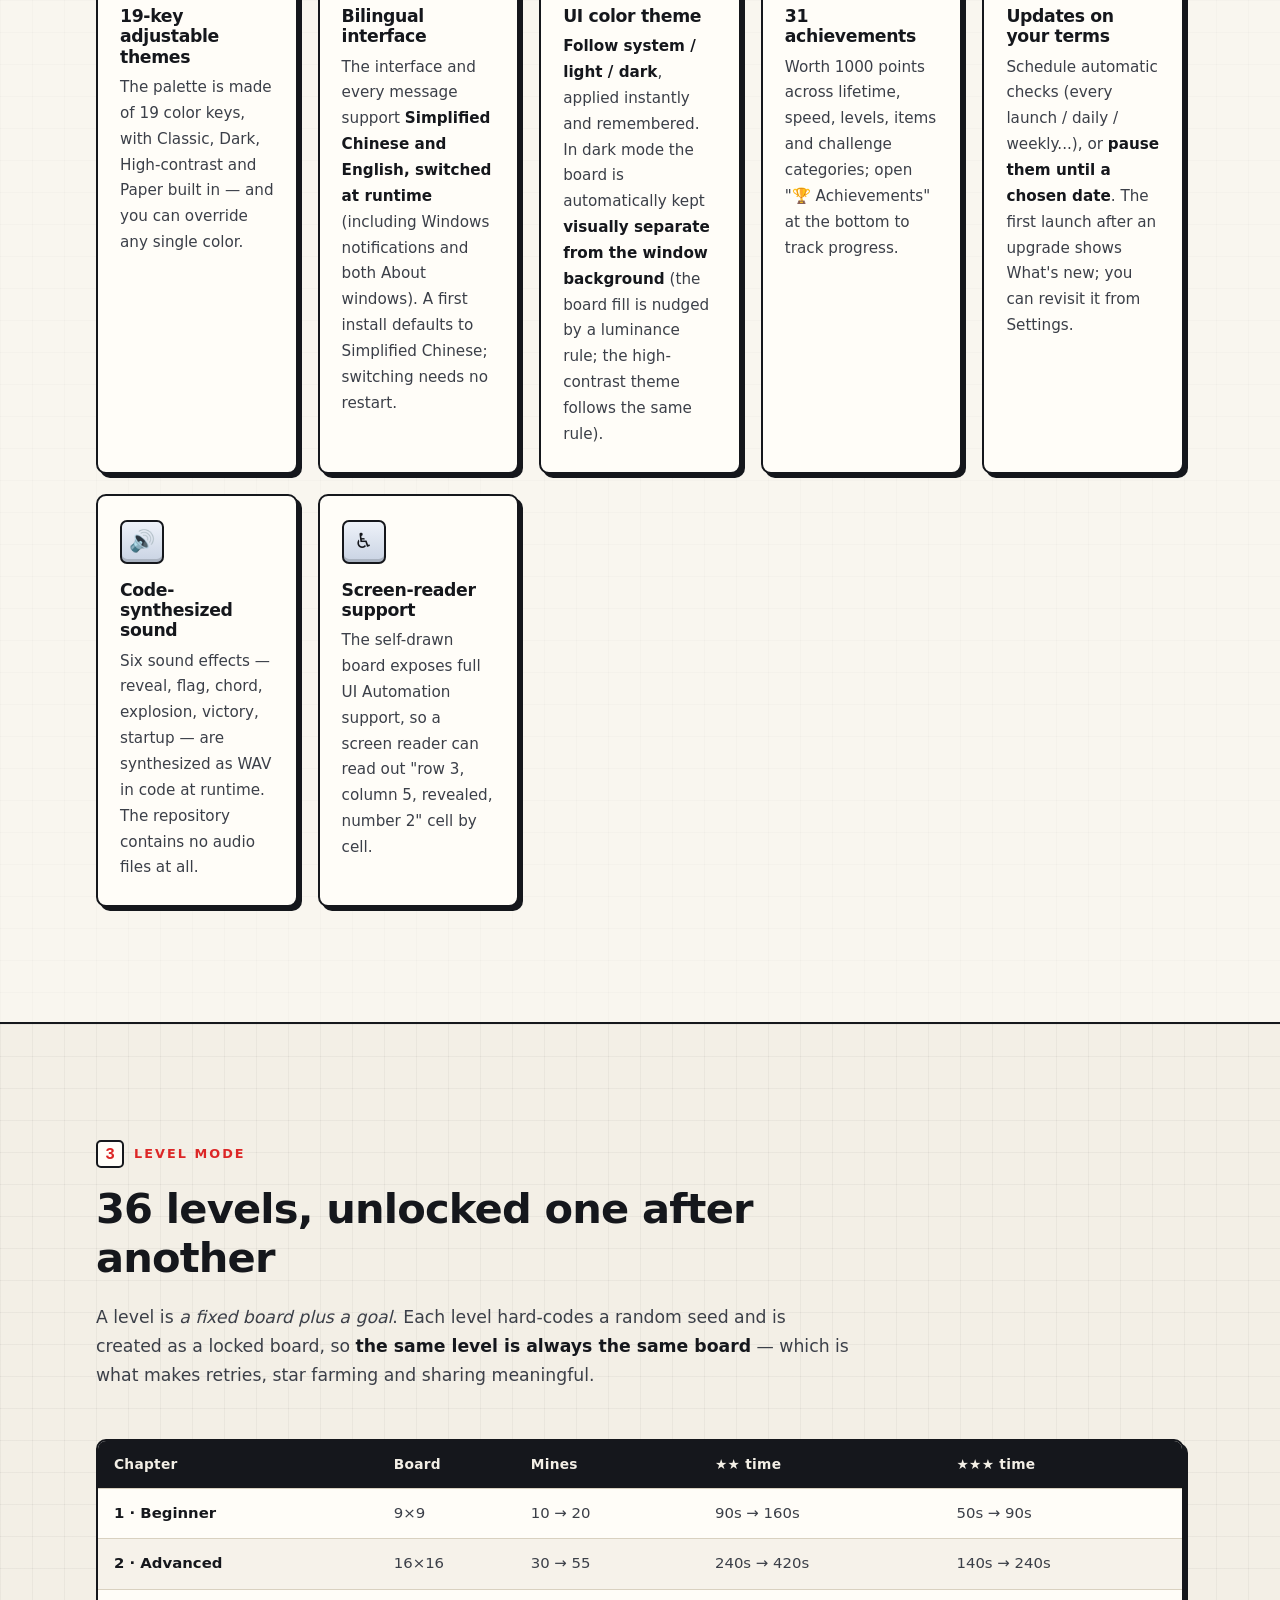
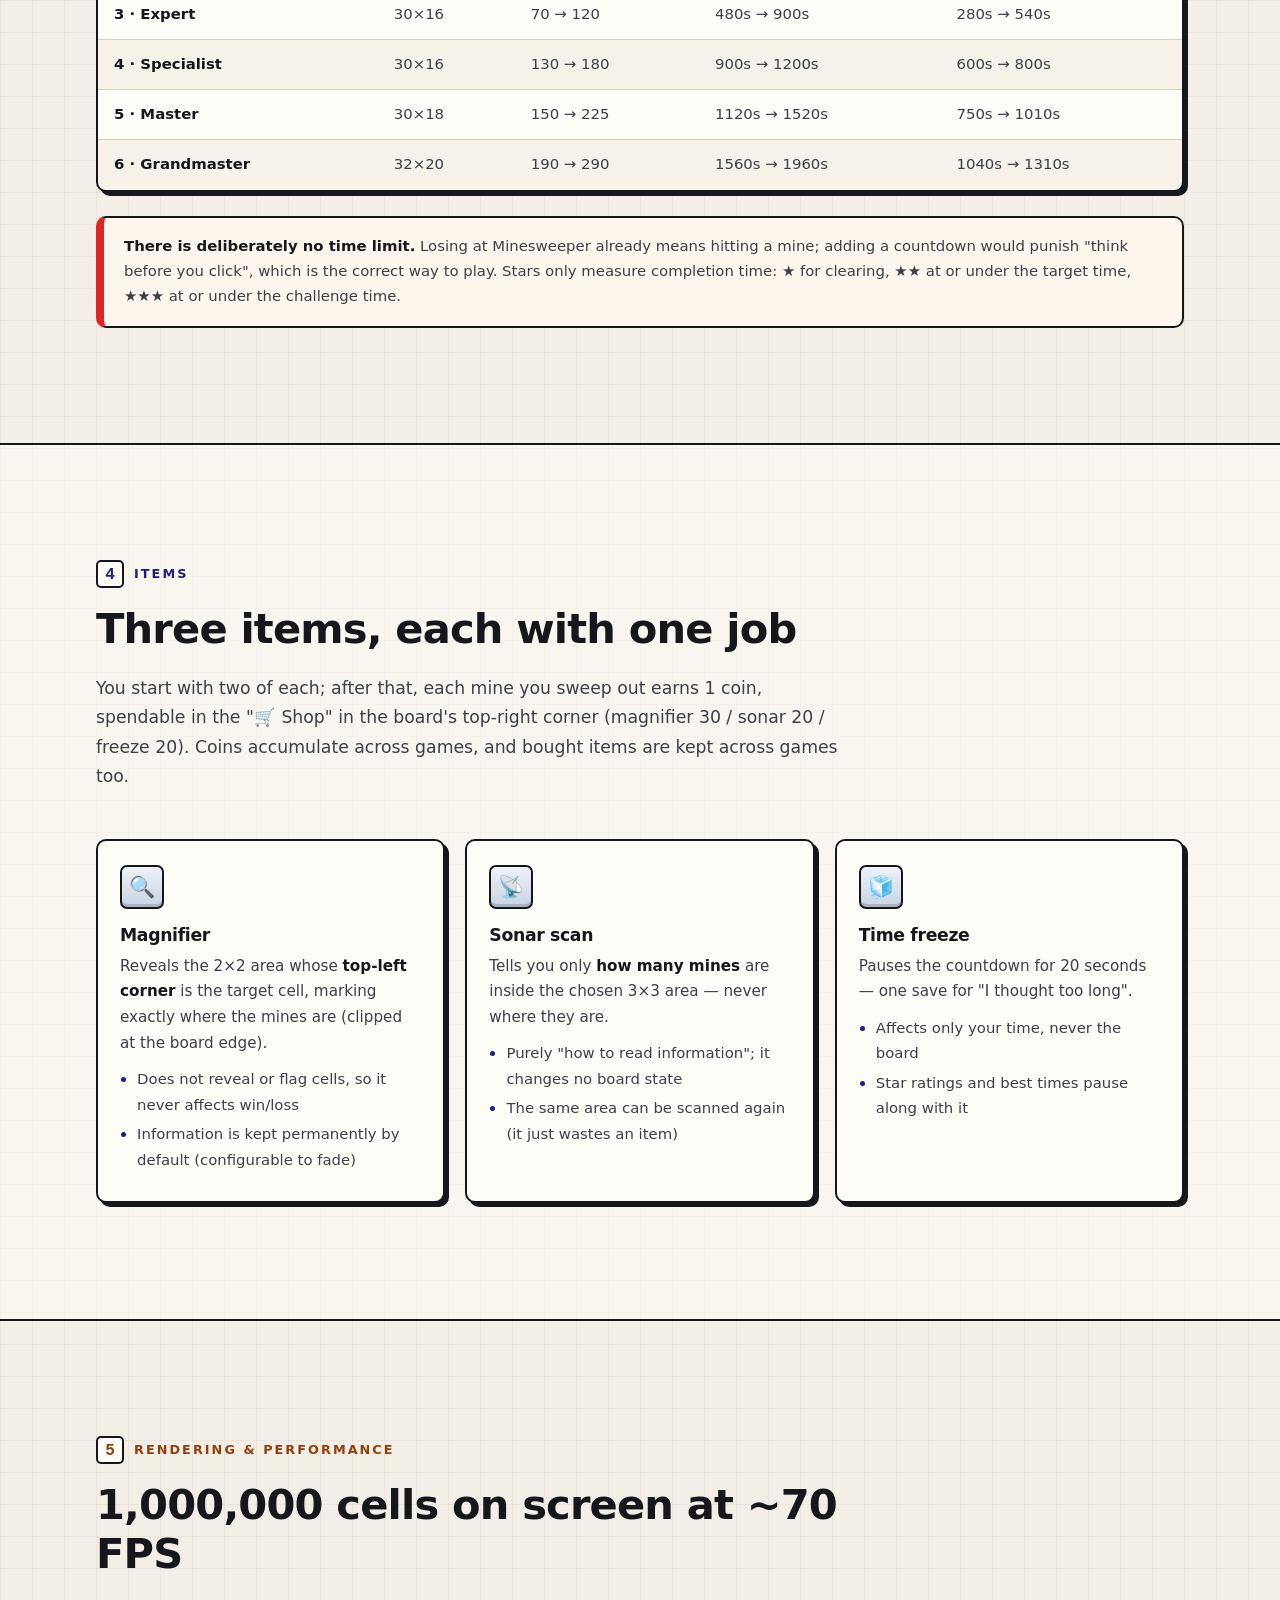
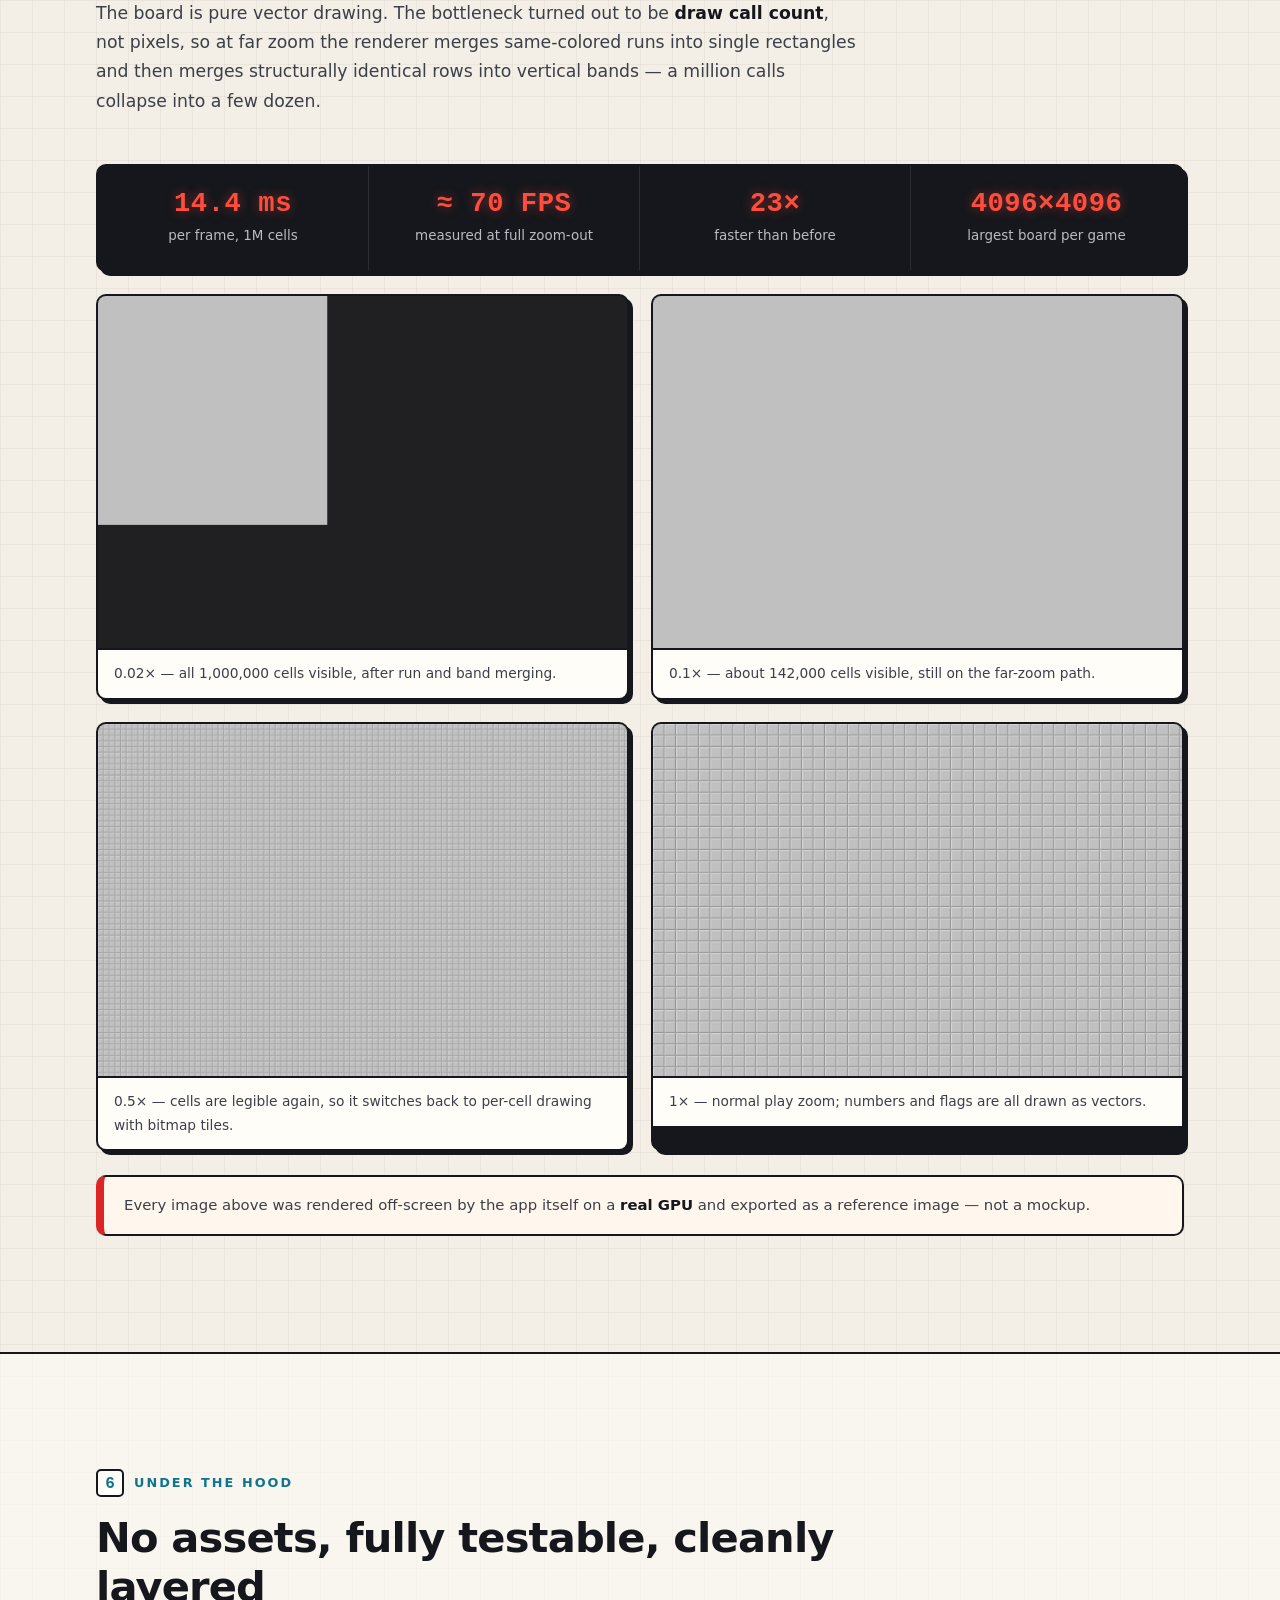
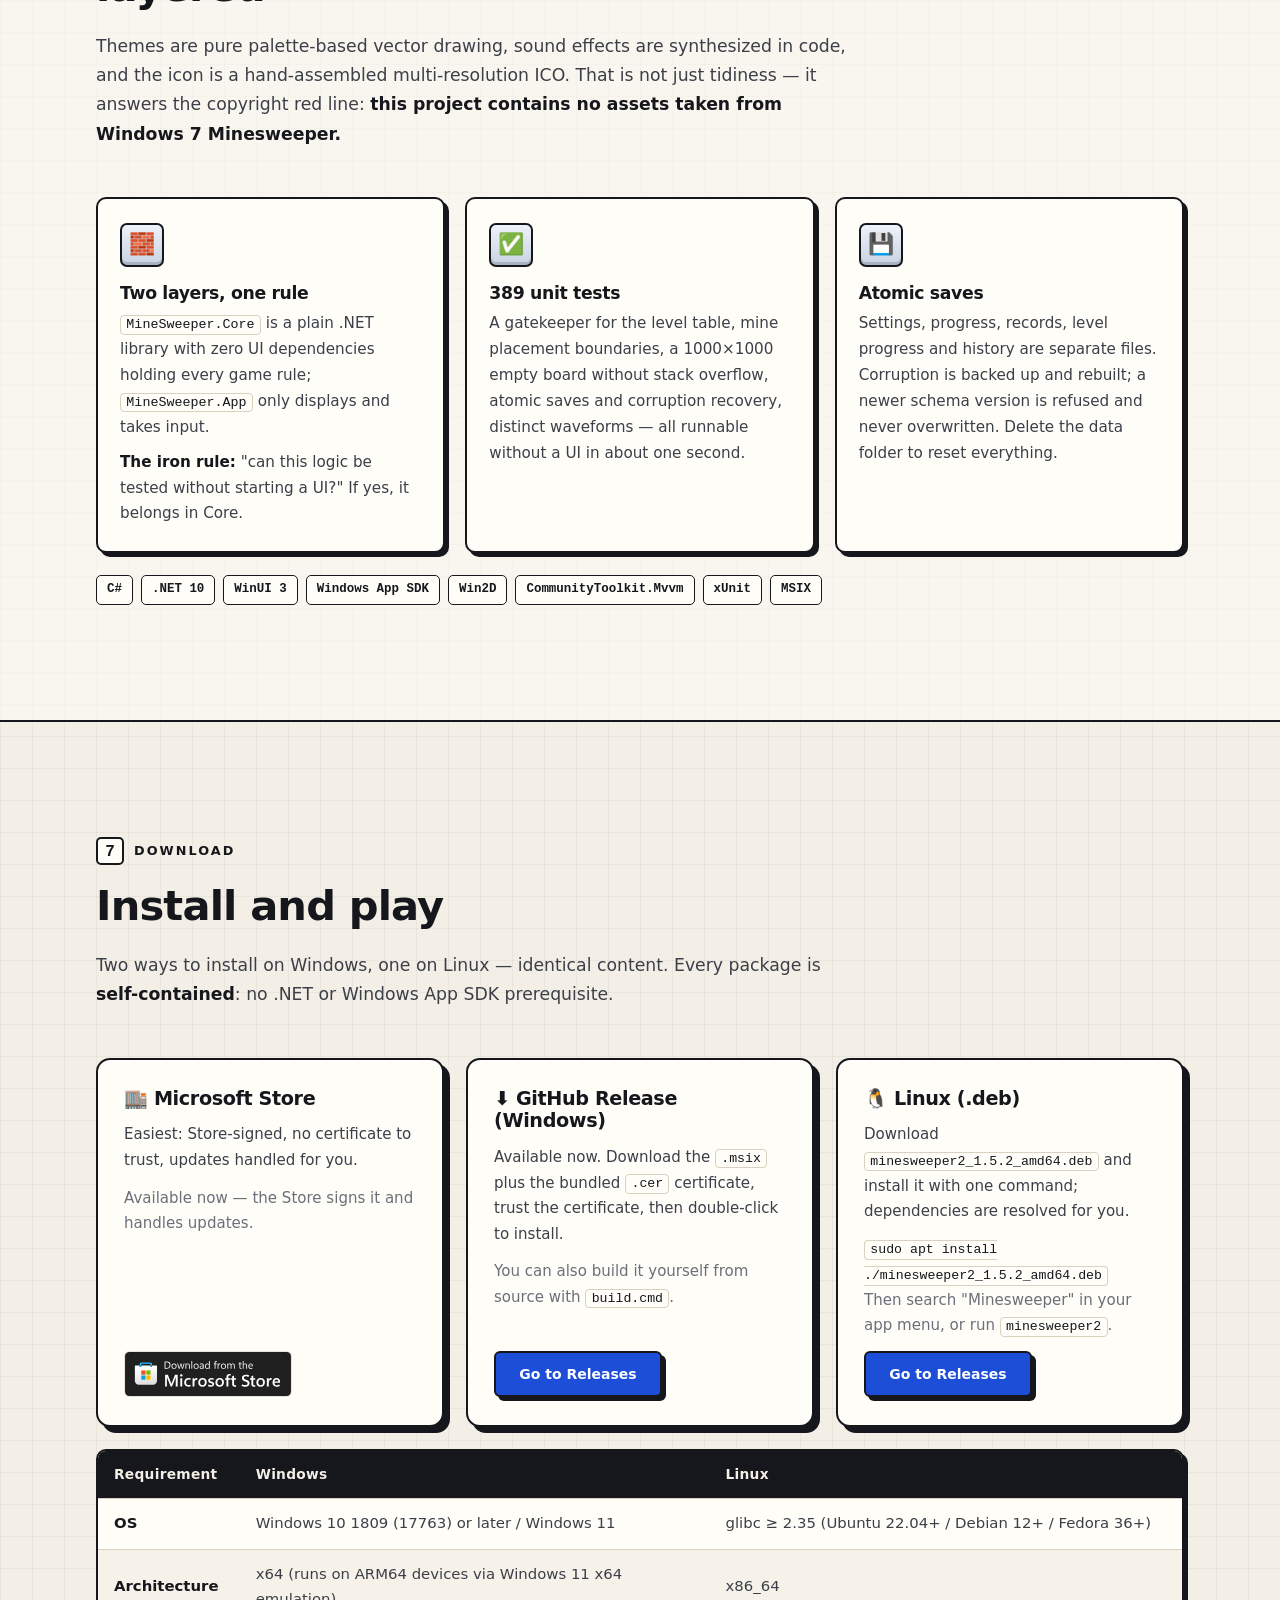
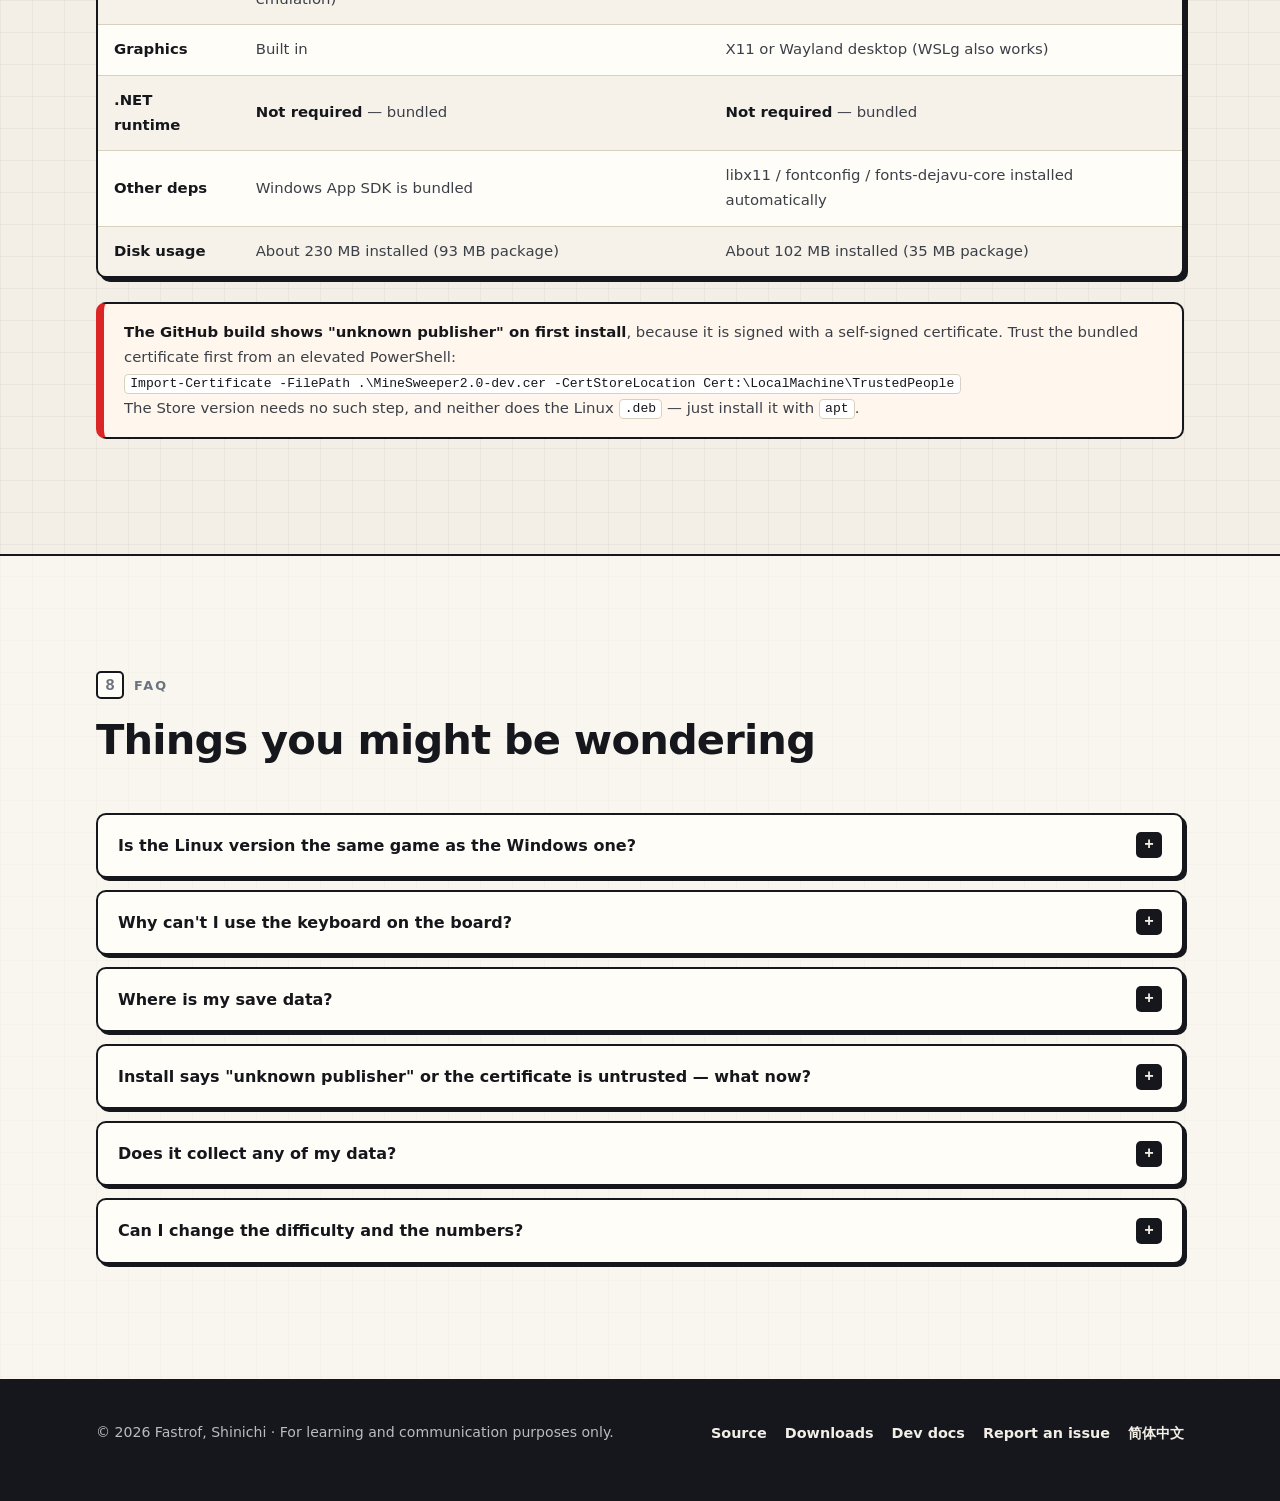
<file: docs/en.html>
<!DOCTYPE html>
<html lang="en">
<head>
<meta charset="utf-8">
<meta name="viewport" content="width=device-width, initial-scale=1">
<title>MineSweeper 2.0 — a minesweeper written from scratch, Windows + Linux</title>
<meta name="description" content="MineSweeper 2.0 is a minesweeper written from scratch: the classic game reproduced 100%, plus 36 levels, three items, a coin shop, 19-key adjustable themes and code-synthesized sound. Windows and Linux share the same core — a genuine dual-platform build. No third-party assets; it only reaches the GitHub public API when checking for updates (can be disabled in Settings) and collects nothing.">
<meta name="theme-color" content="#f3efe6">
<meta name="color-scheme" content="light">

<!-- Social preview -->
<meta property="og:type" content="website">
<meta property="og:title" content="MineSweeper 2.0">
<meta property="og:description" content="Classic Minesweeper reproduced 100% · 36 levels · three items + coin shop · Windows + Linux · zero third-party assets · out now on Microsoft Store">
<meta property="og:image" content="assets/img/og-1200x630.png">
<meta property="og:locale" content="en_US">
<meta name="twitter:card" content="summary_large_image">
<meta name="twitter:image" content="assets/img/og-1200x630.png">

<link rel="icon" href="assets/img/favicon.ico" sizes="any">
<link rel="icon" type="image/png" href="assets/img/favicon-32.png">
<link rel="apple-touch-icon" href="assets/img/apple-touch-icon.png">
<link rel="stylesheet" href="assets/css/style.css">
</head>
<body>

<!-- ============================== Header ============================== -->
<header class="site-header">
  <div class="container">
    <a class="brand" href="#top">
      <img src="assets/img/icon-96.png" alt="" width="30" height="30">
      <span>MineSweeper 2.0</span>
    </a>

    <button class="nav-toggle" type="button" aria-expanded="false" aria-controls="site-nav">☰</button>

    <nav class="nav" id="site-nav">
      <a href="#play">Play</a>
      <a href="#features">Features</a>
      <a href="#levels">Levels</a>
      <a href="#items">Items</a>
      <a href="#render">Rendering</a>
      <a href="#download">Download</a>
      <a href="https://github.com/Fastrof/Minesweeper2.0" target="_blank" rel="noopener">GitHub</a>
      <span class="lang">
        <a href="index.html" hreflang="zh-CN" lang="zh-CN">简体中文</a>
        <span class="is-current">English</span>
      </span>
    </nav>
  </div>
</header>

<main id="top">

  <!-- ============================== Hero ============================== -->
  <section class="hero">
    <div class="container">
      <div class="hero-text">
        <p class="hero-tag"><span class="dot" aria-hidden="true"></span> Windows 10/11 · Linux x64 · Free · v1.5.2</p>
        <h1>MineSweeper 2.0</h1>
        <p class="lead">
          A minesweeper written from scratch: <strong>reproduce the classic game 100% first, then build something new on top of it.</strong>
          Both platforms share the same Core — Windows uses C# + .NET 10 + WinUI 3 + Win2D,
          Linux uses Avalonia + SkiaSharp. No Visual Studio required — <code>dotnet build</code> is enough.
        </p>

        <div class="btn-row">
          <a class="btn btn--primary" href="https://github.com/Fastrof/Minesweeper2.0/releases" target="_blank" rel="noopener">Download</a>
          <a class="btn btn--ghost" href="#play">Play in browser →</a>
          <a class="btn btn--ghost" href="https://github.com/Fastrof/Minesweeper2.0" target="_blank" rel="noopener">Source code</a>
        </div>

        <ul class="hero-stats">
          <li>389 unit tests, all green</li>
          <li>0 warnings, 0 errors</li>
          <li>No third-party images or audio</li>
        </ul>
      </div>

      <div class="hero-art">
        <img src="assets/img/icon-512.png" alt="MineSweeper 2.0 icon" width="512" height="512">
      </div>
    </div>
  </section>

  <!-- ============================== Playable demo ============================== -->
  <section class="section" id="play">
    <div class="container">
      <div class="section-head reveal">
        <p class="eyebrow">Playable demo</p>
        <h2>Play a round without installing anything</h2>
        <p class="lead">
          This browser version implements <strong>exactly the same rules</strong> as the desktop game:
          the first click is always safe, right-click cycles three states, double-click chords, and a win auto-flags the remaining mines.
        </p>
      </div>

      <div class="game reveal" id="game">
        <div class="game-bar">
          <div class="game-diff" role="group" aria-label="Difficulty">
            <button class="chip is-active" type="button" data-diff="beginner">Beginner 9×9</button>
            <button class="chip" type="button" data-diff="intermediate">Intermediate 16×16</button>
            <button class="chip" type="button" data-diff="expert">Expert 30×16</button>
          </div>
          <div class="game-counters">
            <span class="counter"><span>Mines</span><b id="gm-mines">010</b></span>
            <button class="smiley" type="button" id="gm-reset" title="Restart" aria-label="Restart">🙂</button>
            <span class="counter"><span>Time</span><b id="gm-time">000</b></span>
            <button class="chip" type="button" id="gm-flagmode" title="For touch devices: left click places a flag">🚩 Flag mode</button>
          </div>
        </div>

        <div class="board-wrap">
          <div class="board" id="gm-board" role="grid" aria-label="Minesweeper board"></div>
        </div>

        <p class="game-msg" id="gm-msg" role="status" aria-live="polite">Left-click any cell to start the timer.</p>
        <p class="game-tip">
          Left click reveals · right click cycles flag → question → blank · double-click a revealed number to chord ·
          long-press on touch to flag · the first click is always safe
        </p>
      </div>
    </div>
  </section>

  <!-- ============================== Features ============================== -->
  <section class="section" id="features">
    <div class="container">
      <div class="section-head reveal">
        <p class="eyebrow">Features</p>
        <h2>Everything reproduced is the original rule</h2>
        <p class="lead">The classic feel is matched item by item — everything new is built on top of it.</p>
      </div>

      <div class="cards">
        <article class="card reveal">
          <div class="ico" aria-hidden="true">🖱️</div>
          <h3>Classic feel, 100%</h3>
          <p>Left click to reveal · right click cycles flag → question → blank · double click / middle click / both buttons to chord · the first click is always safe · the timer starts on the first reveal · all mines shown on a loss.</p>
        </article>

        <article class="card reveal">
          <div class="ico" aria-hidden="true">🗺️</div>
          <h3>36 levels in 6 chapters</h3>
          <p>Every level is a fixed board, starred by completion time (★★★ / ★★ / ★) and unlocked in order. Clearing one shows a settlement card, and in-game "◀ Previous / Next ▶" keeps you going.</p>
        </article>

        <article class="card reveal">
          <div class="ico" aria-hidden="true">🔧</div>
          <h3>Three items</h3>
          <p>Magnifier (reveals a 2×2 area; the clicked cell is the top-left corner) · sonar scan (reports only <em>how many</em> mines are inside 3×3) · time freeze (pauses the countdown for 20 seconds); the "🛒 Shop" in the board's top-right corner trades accumulated coins for items.</p>
        </article>

        <article class="card reveal">
          <div class="ico" aria-hidden="true">🛒</div>
          <h3>Coin shop (v1.4; cross-game since v1.5.1)</h3>
          <p>Each mine you sweep out earns <b>1 coin</b>; open the "🛒 Shop" in the board's top-right corner any time — magnifier 30, sonar scan 20, time freeze 20. Coins <b>accumulate across games</b> (new games and levels no longer reset them), and bought items go straight into your inventory and are kept across games.</p>
        </article>

        <article class="card reveal">
          <div class="ico" aria-hidden="true">🧠</div>
          <h3>No-guess mode (v1.5)</h3>
          <p>When enabled, normal games only deal boards that can be <b>solved by pure logic from the first click</b> — there is always a certain next move, so you <b>never have to guess</b>. Off by default; very large or extremely dense boards fall back to a normal board. Normal games also have a "💡 Hint" button that highlights a cell proven safe (hinted games do not count for best times).</p>
        </article>

        <article class="card reveal">
          <div class="ico" aria-hidden="true">🎨</div>
          <h3>19-key adjustable themes</h3>
          <p>The palette is made of 19 color keys, with Classic, Dark, High-contrast and Paper built in — and you can override any single color.</p>
        </article>

        <article class="card reveal">
          <div class="ico" aria-hidden="true">🌏</div>
          <h3>Bilingual interface</h3>
          <p>The interface and every message support <b>Simplified Chinese and English, switched at runtime</b> (including Windows notifications and both About windows). A first install defaults to Simplified Chinese; switching needs no restart.</p>
        </article>

        <article class="card reveal">
          <div class="ico" aria-hidden="true">🌗</div>
          <h3>UI color theme</h3>
          <p><b>Follow system / light / dark</b>, applied instantly and remembered. In dark mode the board is automatically kept <b>visually separate from the window background</b> (the board fill is nudged by a luminance rule; the high-contrast theme follows the same rule).</p>
        </article>

        <article class="card reveal">
          <div class="ico" aria-hidden="true">🏆</div>
          <h3>31 achievements</h3>
          <p>Worth 1000 points across lifetime, speed, levels, items and challenge categories; open "&#127942; Achievements" at the bottom to track progress.</p>
        </article>

        <article class="card reveal">
          <div class="ico" aria-hidden="true">🔄</div>
          <h3>Updates on your terms</h3>
          <p>Schedule automatic checks (every launch / daily / weekly...), or <b>pause them until a chosen date</b>. The first launch after an upgrade shows What's new; you can revisit it from Settings.</p>
        </article>

        <article class="card reveal">
          <div class="ico" aria-hidden="true">🔊</div>
          <h3>Code-synthesized sound</h3>
          <p>Six sound effects — reveal, flag, chord, explosion, victory, startup — are synthesized as WAV in code at runtime. The repository contains no audio files at all.</p>
        </article>

        <article class="card reveal">
          <div class="ico" aria-hidden="true">♿</div>
          <h3>Screen-reader support</h3>
          <p>The self-drawn board exposes full UI Automation support, so a screen reader can read out "row 3, column 5, revealed, number 2" cell by cell.</p>
        </article>
      </div>
    </div>
  </section>

  <!-- ============================== Levels ============================== -->
  <section class="section" id="levels">
    <div class="container">
      <div class="section-head reveal">
        <p class="eyebrow">Level mode</p>
        <h2>36 levels, unlocked one after another</h2>
        <p class="lead">
          A level is <em>a fixed board plus a goal</em>. Each level hard-codes a random seed and is created as a locked board, so
          <strong>the same level is always the same board</strong> — which is what makes retries, star farming and sharing meaningful.
        </p>
      </div>

      <div class="table-wrap reveal">
        <table>
          <thead>
            <tr><th>Chapter</th><th>Board</th><th>Mines</th><th>★★ time</th><th>★★★ time</th></tr>
          </thead>
          <tbody>
            <tr><td>1 · Beginner</td><td>9×9</td><td>10 → 20</td><td>90s → 160s</td><td>50s → 90s</td></tr>
            <tr><td>2 · Advanced</td><td>16×16</td><td>30 → 55</td><td>240s → 420s</td><td>140s → 240s</td></tr>
            <tr><td>3 · Expert</td><td>30×16</td><td>70 → 120</td><td>480s → 900s</td><td>280s → 540s</td></tr>
            <tr><td>4 · Specialist</td><td>30×16</td><td>130 → 180</td><td>900s → 1200s</td><td>600s → 800s</td></tr>
            <tr><td>5 · Master</td><td>30×18</td><td>150 → 225</td><td>1120s → 1520s</td><td>750s → 1010s</td></tr>
            <tr><td>6 · Grandmaster</td><td>32×20</td><td>190 → 290</td><td>1560s → 1960s</td><td>1040s → 1310s</td></tr>
          </tbody>
        </table>
      </div>

      <div class="callout reveal">
        <strong>There is deliberately no time limit.</strong> Losing at Minesweeper already means hitting a mine; adding a countdown would punish
        "think before you click", which is the correct way to play. Stars only measure completion time:
        ★ for clearing, ★★ at or under the target time, ★★★ at or under the challenge time.
      </div>
    </div>
  </section>

  <!-- ============================== Items ============================== -->
  <section class="section" id="items">
    <div class="container">
      <div class="section-head reveal">
        <p class="eyebrow">Items</p>
        <h2>Three items, each with one job</h2>
        <p class="lead">You start with two of each; after that, each mine you sweep out earns 1 coin, spendable in the "🛒 Shop" in the board's top-right corner (magnifier 30 / sonar 20 / freeze 20). Coins accumulate across games, and bought items are kept across games too.</p>
      </div>

      <div class="cards">
        <article class="card reveal">
          <div class="ico" aria-hidden="true">🔍</div>
          <h3>Magnifier</h3>
          <p>Reveals the 2×2 area whose <b>top-left corner</b> is the target cell, marking exactly where the mines are (clipped at the board edge).</p>
          <ul>
            <li>Does not reveal or flag cells, so it never affects win/loss</li>
            <li>Information is kept permanently by default (configurable to fade)</li>
          </ul>
        </article>

        <article class="card reveal">
          <div class="ico" aria-hidden="true">📡</div>
          <h3>Sonar scan</h3>
          <p>Tells you only <strong>how many mines</strong> are inside the chosen 3×3 area — never where they are.</p>
          <ul>
            <li>Purely "how to read information"; it changes no board state</li>
            <li>The same area can be scanned again (it just wastes an item)</li>
          </ul>
        </article>

        <article class="card reveal">
          <div class="ico" aria-hidden="true">🧊</div>
          <h3>Time freeze</h3>
          <p>Pauses the countdown for 20 seconds — one save for "I thought too long".</p>
          <ul>
            <li>Affects only your time, never the board</li>
            <li>Star ratings and best times pause along with it</li>
          </ul>
        </article>
      </div>
    </div>
  </section>

  <!-- ============================== Rendering ============================== -->
  <section class="section" id="render">
    <div class="container">
      <div class="section-head reveal">
        <p class="eyebrow">Rendering &amp; performance</p>
        <h2>1,000,000 cells on screen at ~70 FPS</h2>
        <p class="lead">
          The board is pure vector drawing. The bottleneck turned out to be <strong>draw call count</strong>, not pixels, so at far zoom the renderer
          merges same-colored runs into single rectangles and then merges structurally identical rows into vertical bands — a million calls collapse
          into a few dozen.
        </p>
      </div>

      <ul class="stat-band reveal">
        <li><b>14.4 ms</b><span>per frame, 1M cells</span></li>
        <li><b>≈ 70 FPS</b><span>measured at full zoom-out</span></li>
        <li><b>23×</b><span>faster than before</span></li>
        <li><b>4096×4096</b><span>largest board per game</span></li>
      </ul>

      <div class="gallery" style="margin-top:22px">
        <figure class="figure reveal">
          <img src="assets/img/board-full.png" alt="1000x1000 board rendered fully zoomed out" width="1200" height="800" loading="lazy">
          <figcaption>0.02× — all 1,000,000 cells visible, after run and band merging.</figcaption>
        </figure>
        <figure class="figure reveal">
          <img src="assets/img/board-zoom-01.png" alt="Board at 0.1x zoom" width="1200" height="800" loading="lazy">
          <figcaption>0.1× — about 142,000 cells visible, still on the far-zoom path.</figcaption>
        </figure>
        <figure class="figure reveal">
          <img src="assets/img/board-zoom-05.png" alt="Board at 0.5x zoom" width="1200" height="800" loading="lazy">
          <figcaption>0.5× — cells are legible again, so it switches back to per-cell drawing with bitmap tiles.</figcaption>
        </figure>
        <figure class="figure reveal">
          <img src="assets/img/board-zoom-1.png" alt="Board at 1x zoom" width="1200" height="800" loading="lazy">
          <figcaption>1× — normal play zoom; numbers and flags are all drawn as vectors.</figcaption>
        </figure>
</div>

      <div class="callout reveal">
        Every image above was rendered off-screen by the app itself on a <strong>real GPU</strong> and exported as a reference image — not a mockup.
      </div>
    </div>
  </section>

  <!-- ============================== Tech ============================== -->
  <section class="section" id="tech">
    <div class="container">
      <div class="section-head reveal">
        <p class="eyebrow">Under the hood</p>
        <h2>No assets, fully testable, cleanly layered</h2>
        <p class="lead">
          Themes are pure palette-based vector drawing, sound effects are synthesized in code, and the icon is a hand-assembled multi-resolution ICO.
          That is not just tidiness — it answers the copyright red line: <strong>this project contains no assets taken from Windows 7 Minesweeper.</strong>
        </p>
      </div>

      <div class="cards">
        <article class="card reveal">
          <div class="ico" aria-hidden="true">🧱</div>
          <h3>Two layers, one rule</h3>
          <p><code>MineSweeper.Core</code> is a plain .NET library with zero UI dependencies holding every game rule; <code>MineSweeper.App</code> only displays and takes input.</p>
          <p style="margin-top:.6em"><strong>The iron rule:</strong> "can this logic be tested without starting a UI?" If yes, it belongs in Core.</p>
        </article>
        <article class="card reveal">
          <div class="ico" aria-hidden="true">✅</div>
          <h3>389 unit tests</h3>
          <p>A gatekeeper for the level table, mine placement boundaries, a 1000×1000 empty board without stack overflow, atomic saves and corruption recovery, distinct waveforms — all runnable without a UI in about one second.</p>
        </article>
        <article class="card reveal">
          <div class="ico" aria-hidden="true">💾</div>
          <h3>Atomic saves</h3>
          <p>Settings, progress, records, level progress and history are separate files. Corruption is backed up and rebuilt; a newer schema version is refused and never overwritten. Delete the data folder to reset everything.</p>
        </article>
      </div>

      <div class="badge-row reveal">
        <span class="badge">C#</span>
        <span class="badge">.NET 10</span>
        <span class="badge">WinUI 3</span>
        <span class="badge">Windows App SDK</span>
        <span class="badge">Win2D</span>
        <span class="badge">CommunityToolkit.Mvvm</span>
        <span class="badge">xUnit</span>
        <span class="badge">MSIX</span>
      </div>
    </div>
  </section>

  <!-- ============================== Download ============================== -->
  <section class="section" id="download">
    <div class="container">
      <div class="section-head reveal">
        <p class="eyebrow">Download</p>
        <h2>Install and play</h2>
        <p class="lead">Two ways to install on Windows, one on Linux — identical content. Every package is <strong>self-contained</strong>: no .NET or Windows App SDK prerequisite.</p>
      </div>

      <div class="dl-grid">
        <article class="dl-card reveal">
          <h3>🏬 Microsoft Store</h3>
          <p>Easiest: Store-signed, no certificate to trust, updates handled for you.</p>
          <p class="dl-note">Available now — the Store signs it and handles updates.</p>
          <!-- Store listing is live: the badge and the GitHub button share the same size (161×44) and bottom alignment. -->
          <a class="store-badge" href="https://apps.microsoft.com/detail/9NKR2M2ZDDL3" target="_blank" rel="noopener"
             aria-label="Download from the Microsoft Store">
            <img src="assets/svg/ms-store-badge.svg" alt="Download from the Microsoft Store" width="161" height="44">
          </a>
        </article>

        <article class="dl-card reveal">
          <h3>⬇️ GitHub Release (Windows)</h3>
          <p>Available now. Download the <code>.msix</code> plus the bundled <code>.cer</code> certificate, trust the certificate, then double-click to install.</p>
          <p class="dl-note">You can also build it yourself from source with <code>build.cmd</code>.</p>
          <a class="btn btn--primary dl-badge-btn" href="https://github.com/Fastrof/Minesweeper2.0/releases" target="_blank" rel="noopener">Go to Releases</a>
        </article>

        <article class="dl-card reveal">
          <h3>🐧 Linux (.deb)</h3>
          <p>Download <code>minesweeper2_1.5.2_amd64.deb</code> and install it with one command; dependencies are resolved for you.</p>
          <p class="dl-note"><code>sudo apt install ./minesweeper2_1.5.2_amd64.deb</code><br>Then search "Minesweeper" in your app menu, or run <code>minesweeper2</code>.</p>
          <a class="btn btn--primary dl-badge-btn" href="https://github.com/Fastrof/Minesweeper2.0/releases" target="_blank" rel="noopener">Go to Releases</a>
        </article>
      </div>

      <div class="table-wrap reveal" style="margin-top:22px">
        <table>
          <thead><tr><th>Requirement</th><th>Windows</th><th>Linux</th></tr></thead>
          <tbody>
            <tr><td>OS</td><td>Windows 10 1809 (17763) or later / Windows 11</td><td>glibc ≥ 2.35 (Ubuntu 22.04+ / Debian 12+ / Fedora 36+)</td></tr>
            <tr><td>Architecture</td><td>x64 (runs on ARM64 devices via Windows 11 x64 emulation)</td><td>x86_64</td></tr>
            <tr><td>Graphics</td><td>Built in</td><td>X11 or Wayland desktop (WSLg also works)</td></tr>
            <tr><td>.NET runtime</td><td><strong>Not required</strong> — bundled</td><td><strong>Not required</strong> — bundled</td></tr>
            <tr><td>Other deps</td><td>Windows App SDK is bundled</td><td>libx11 / fontconfig / fonts-dejavu-core installed automatically</td></tr>
            <tr><td>Disk usage</td><td>About 230 MB installed (93 MB package)</td><td>About 102 MB installed (35 MB package)</td></tr>
          </tbody>
        </table>
      </div>

      <div class="callout reveal">
        <strong>The GitHub build shows "unknown publisher" on first install</strong>, because it is signed with a self-signed certificate.
        Trust the bundled certificate first from an elevated PowerShell:
        <br><code>Import-Certificate -FilePath .\MineSweeper2.0-dev.cer -CertStoreLocation Cert:\LocalMachine\TrustedPeople</code>
        <br>The Store version needs no such step, and neither does the Linux <code>.deb</code> — just install it with <code>apt</code>.
      </div>
    </div>
  </section>

  <!-- ============================== FAQ ============================== -->
  <section class="section" id="faq">
    <div class="container">
      <div class="section-head reveal">
        <p class="eyebrow">FAQ</p>
        <h2>Things you might be wondering</h2>
      </div>

      <div class="faq reveal">
        <details>
          <summary>Is the Linux version the same game as the Windows one?</summary>
          <p>Yes. Both platforms <strong>share the same Core</strong> — mine placement, flood fill, chording, levels, items, achievements and the save format are identical; only the UI layer differs (WinUI 3 + Win2D on Windows, Avalonia + SkiaSharp on Linux). Scoring rules, save structure and easter eggs are the same on both sides. Linux builds carry a <code>-Linux</code> suffix (e.g. <code>v1.5.2-Linux</code>) and are released under <code>linux-v*</code> tags, independent of the Windows <code>v*</code> tags.</p>
        </details>

        <details>
          <summary>Why can't I use the keyboard on the board?</summary>
          <p>That is intentional — the project owner required pure mouse control, so the board is not focusable and has no focus ring. Text fields in the settings panel (seed, share code) still accept keyboard input. Arrow keys, Enter and Space do nothing on the board; that is not a malfunction.</p>
        </details>

        <details>
          <summary>Where is my save data?</summary>
          <p>Windows unpackaged build: <code>%LOCALAPPDATA%\MineSweeper2\</code>; Store build: the app's local data folder. <strong>Linux: <code>~/.local/share/minesweeper2/</code></strong> (XDG, honouring <code>XDG_DATA_HOME</code> when set). It holds <code>settings.json</code>, <code>progress.json</code> (progress and items), <code>levelprogress.json</code>, <code>records.json</code> (best times), <code>history.json</code> (lifetime stats), <code>config.json</code> (hand-editable configuration) and <code>app.log</code>. <strong>Deleting that folder resets everything.</strong></p>
        </details>

        <details>
          <summary>Install says "unknown publisher" or the certificate is untrusted — what now?</summary>
          <p>The GitHub Release build uses a self-signed certificate, so the bundled <code>.cer</code> must be installed into the Trusted People store first (see the command above). The Microsoft Store version is signed by the Store and shows no such prompt.</p>
        </details>

        <details>
          <summary>Does it collect any of my data?</summary>
          <p>No. The only network access is the <b>update check</b>: it reads the GitHub public API (version number only, no personal data sent) and can be disabled in Settings; the Microsoft Store build never checks (the Store handles updates). There is no account, no telemetry and no ads; all saves stay on your machine and are deleted when you uninstall. See the <a href="https://github.com/Fastrof/Minesweeper2.0/blob/main/PRIVACY.md" target="_blank" rel="noopener">privacy policy</a>.</p>
        </details>

        <details>
          <summary>Can I change the difficulty and the numbers?</summary>
          <p>Yes. The settings panel lets you set board width, height and mine count (up to 4096×4096); item hold limits, magnifier width/height, shop prices and freeze duration live in <code>config.json</code> with no rebuild needed. All level numbers are in one table: <code>Core/Levels/LevelTable.cs</code>.</p>
        </details>
      </div>
    </div>
  </section>

</main>

<!-- ============================== Footer ============================== -->
<footer class="site-footer">
  <div class="container">
    <p>© <span id="year">2026</span> Fastrof, Shinichi · For learning and communication purposes only.</p>
    <nav>
      <a href="https://github.com/Fastrof/Minesweeper2.0" target="_blank" rel="noopener">Source</a>
      <a href="https://github.com/Fastrof/Minesweeper2.0/releases" target="_blank" rel="noopener">Downloads</a>
      <a href="https://github.com/Fastrof/Minesweeper2.0/blob/main/docs/DEVELOPMENT.md" target="_blank" rel="noopener">Dev docs</a>
      <a href="https://github.com/Fastrof/Minesweeper2.0/issues" target="_blank" rel="noopener">Report an issue</a>
      <a href="index.html" hreflang="zh-CN" lang="zh-CN">简体中文</a>
    </nav>
  </div>
</footer>

<script src="assets/js/site.js"></script>
<script src="assets/js/minesweeper.js"></script>
</body>
</html>
</file>
<file: docs/assets/css/style.css>
/* ==========================================================================
   扫雷 2.0 / MineSweeper 2.0 —— 项目主页样式表（v1.4 重做）
   · 零依赖、无外部字体、无 CDN，可直接放在 GitHub Pages 子路径下
   · 视觉语言直接取自扫雷本身：纸色底 + 格线、凸起的方块按钮、
     经典八色数字做强调色、黑底红字的 LED 计数器
   · 类名与旧版完全一致，index.html / en.html / minesweeper.js 无需改结构
   ========================================================================== */

/* ------------------------------------------------------------------ 1. 变量 */
:root {
  color-scheme: light;

  --paper: #f3efe6;
  --paper-2: #ebe5d8;
  --panel: #fffdf8;
  --ink: #15171c;
  --ink-2: #3b3f48;
  --ink-3: #6b6f78;
  --rule: #d9d1c0;
  --grid: rgba(21, 23, 28, .045);

  /* 经典八色数字 */
  --n1: #1d4ed8;
  --n2: #15803d;
  --n3: #dc2626;
  --n4: #1e1b8a;
  --n5: #92400e;
  --n6: #0e7490;

  --tile: #c9d3e3;
  --tile-hi: #eef2f9;
  --tile-lo: #8a98b0;

  --accent: var(--n1);
  --win: var(--n2);
  --lose: var(--n3);

  --radius-s: 6px;
  --radius: 10px;
  --radius-l: 14px;
  --hard: 4px 4px 0 var(--ink);
  --hard-lg: 6px 6px 0 var(--ink);
  --ring: 0 0 0 3px rgba(29, 78, 216, .4);

  --maxw: 1160px;
  --pad: clamp(18px, 4vw, 36px);
  --mono: ui-monospace, "Cascadia Mono", "SFMono-Regular", Consolas, "Liberation Mono", monospace;
  --sans: system-ui, -apple-system, "Segoe UI", "Microsoft YaHei UI", "Microsoft YaHei", "PingFang SC", "Hiragino Sans GB", sans-serif;
}

/* ------------------------------------------------------------------ 2. 基础 */
*, *::before, *::after { box-sizing: border-box; }

html { scroll-behavior: smooth; scroll-padding-top: 84px; }

body {
  margin: 0;
  font-family: var(--sans);
  font-size: 16px;
  line-height: 1.7;
  color: var(--ink);
  background-color: var(--paper);
  /* 整页铺一层很淡的棋盘格线 */
  background-image:
    linear-gradient(var(--grid) 1px, transparent 1px),
    linear-gradient(90deg, var(--grid) 1px, transparent 1px);
  background-size: 32px 32px;
  -webkit-font-smoothing: antialiased;
  text-rendering: optimizeLegibility;
}

img { max-width: 100%; height: auto; display: block; }

a { color: var(--accent); text-decoration: none; font-weight: 600; }
a:hover { text-decoration: underline; text-underline-offset: 3px; }

:focus-visible { outline: none; box-shadow: var(--ring); border-radius: 6px; }

h1, h2, h3 { line-height: 1.18; margin: 0 0 .5em; letter-spacing: -.02em; color: var(--ink); }
h1 { font-size: clamp(2.8rem, 8vw, 5.4rem); font-weight: 900; letter-spacing: -.04em; }
h2 { font-size: clamp(1.7rem, 3.8vw, 2.6rem); font-weight: 850; }
h3 { font-size: 1.08rem; font-weight: 800; }
p { margin: 0 0 1em; color: var(--ink-2); }
strong, b { color: var(--ink); }

code, kbd, pre { font-family: var(--mono); font-size: .88em; }
code {
  background: var(--panel);
  border: 1px solid var(--rule);
  padding: .1em .4em;
  border-radius: 4px;
  color: var(--ink);
  word-break: break-word;
}
kbd {
  background: var(--tile-hi); border: 1px solid var(--tile-lo);
  border-bottom-width: 3px; border-radius: 5px; padding: .05em .45em; color: var(--ink);
}

hr { border: 0; border-top: 2px solid var(--ink); margin: 3rem 0; }

.sr-only {
  position: absolute; width: 1px; height: 1px; padding: 0; margin: -1px;
  overflow: hidden; clip: rect(0 0 0 0); white-space: nowrap; border: 0;
}

/* ------------------------------------------------------- 3. 布局与容器 */
.container { width: 100%; max-width: var(--maxw); margin-inline: auto; padding-inline: var(--pad); }

.section { padding: clamp(64px, 9vw, 120px) 0; position: relative; }
.section--tight { padding-top: 0; }
.section + .section { border-top: 2px solid var(--ink); }

.section-head { max-width: 760px; margin-bottom: clamp(30px, 4vw, 48px); }
.section-head--center { margin-inline: auto; text-align: center; }

/* 小标题：像一枚翻开的数字格，颜色按区块轮换经典数字色 */
.eyebrow {
  display: inline-flex; align-items: center; gap: 10px; margin: 0 0 1rem;
  font-size: .8rem; font-weight: 800; letter-spacing: .16em; text-transform: uppercase;
  color: var(--eyebrow, var(--n1));
}
.eyebrow::before {
  content: counter(sec);
  counter-increment: sec;
  display: grid; place-items: center; width: 28px; height: 28px;
  font-family: var(--mono); font-size: 1rem; letter-spacing: 0; font-weight: 900;
  color: var(--eyebrow, var(--n1));
  background: var(--panel);
  border: 2px solid var(--ink); border-radius: 5px;
}
main { counter-reset: sec; }
main > .section:nth-of-type(8n + 2) { --eyebrow: var(--n1); }
main > .section:nth-of-type(8n + 3) { --eyebrow: var(--n2); }
main > .section:nth-of-type(8n + 4) { --eyebrow: var(--n3); }
main > .section:nth-of-type(8n + 5) { --eyebrow: var(--n4); }
main > .section:nth-of-type(8n + 6) { --eyebrow: var(--n5); }
main > .section:nth-of-type(8n + 7) { --eyebrow: var(--n6); }
main > .section:nth-of-type(8n + 8) { --eyebrow: var(--ink); }
main > .section:nth-of-type(8n + 9) { --eyebrow: #6b7280; }

.lead { font-size: 1.08rem; color: var(--ink-2); }

/* 交替的区块底色，让长页有节奏 */
main > .section:nth-of-type(odd) { background: rgba(255, 253, 248, .55); }

/* ------------------------------------------------------------- 4. 顶栏 */
.site-header {
  position: sticky; top: 0; z-index: 40;
  background: rgba(243, 239, 230, .9);
  backdrop-filter: saturate(140%) blur(10px);
  border-bottom: 2px solid var(--ink);
}
.site-header .container { display: flex; align-items: center; gap: 18px; height: 66px; }

.brand { display: flex; align-items: center; gap: 10px; font-weight: 900; font-size: 1.05rem; color: var(--ink); letter-spacing: -.01em; }
.brand:hover { text-decoration: none; }
.brand img { width: 32px; height: 32px; border-radius: 7px; border: 2px solid var(--ink); }
.brand span { white-space: nowrap; }

.nav { margin-left: auto; display: flex; align-items: center; gap: 2px; }
.nav a {
  padding: 7px 11px; border-radius: 6px; color: var(--ink-2);
  font-size: .92rem; font-weight: 700;
}
.nav a:hover { background: var(--ink); color: var(--paper); text-decoration: none; }

.lang {
  display: flex; align-items: center; gap: 2px; padding: 3px; margin-left: 8px;
  border: 2px solid var(--ink); border-radius: 8px; background: var(--panel);
}
.lang a, .lang span {
  padding: 3px 9px; border-radius: 5px; font-size: .82rem; font-weight: 800; color: var(--ink-3);
}
.lang a:hover { text-decoration: none; color: var(--ink); background: var(--paper-2); }
.lang .is-current { background: var(--ink); color: var(--paper); }

.nav-toggle {
  display: none; margin-left: auto;
  background: var(--panel); border: 2px solid var(--ink); color: var(--ink);
  border-radius: 8px; padding: 6px 12px; font-size: 1rem; font-weight: 800; cursor: pointer;
  box-shadow: 2px 2px 0 var(--ink);
}

/* ------------------------------------------------------------- 5. 按钮 */
/* 按钮 = 一枚凸起的方块：硬阴影，按下去会"陷进去" */
.btn {
  display: inline-flex; align-items: center; justify-content: center; gap: .5em;
  padding: 12px 22px; border-radius: 8px; border: 2px solid var(--ink);
  font: inherit; font-weight: 800; font-size: .97rem; cursor: pointer;
  color: var(--ink); background: var(--panel);
  box-shadow: var(--hard);
  transition: transform .1s ease, box-shadow .1s ease, background .15s ease;
}
.btn:hover { text-decoration: none; transform: translate(-1px, -1px); box-shadow: 5px 5px 0 var(--ink); }
.btn:active { transform: translate(4px, 4px); box-shadow: 0 0 0 var(--ink); }

.btn--primary { background: var(--n1); color: #fff; }
.btn--primary:hover { background: #1e40af; }

.btn--ghost { background: var(--panel); color: var(--ink); }
.btn--ghost:hover { background: var(--tile-hi); }

.btn--soon { opacity: .55; cursor: not-allowed; }
.btn--soon:hover { transform: none; box-shadow: var(--hard); }

.btn-row { display: flex; flex-wrap: wrap; gap: 14px; margin-top: 30px; }

/* ------------------------------------------------------------- 6. 首屏 */
.hero { padding: clamp(48px, 8vw, 104px) 0 clamp(56px, 8vw, 96px); border-bottom: 2px solid var(--ink); position: relative; overflow: hidden; }
.hero .container {
  display: grid; grid-template-columns: minmax(0, 1.2fr) minmax(0, .8fr);
  gap: clamp(28px, 5vw, 72px); align-items: center;
}
.hero-tag {
  display: inline-flex; align-items: center; gap: 9px; margin-bottom: 22px;
  padding: 5px 13px; border-radius: 6px; font-size: .82rem; font-weight: 800;
  color: var(--ink); background: var(--panel); border: 2px solid var(--ink);
  box-shadow: 2px 2px 0 var(--ink);
}
.hero-tag .dot { width: 8px; height: 8px; border-radius: 50%; background: var(--win); box-shadow: 0 0 0 3px rgba(21, 128, 61, .2); }
.hero h1 { margin-bottom: .3em; }
.hero p.lead { font-size: clamp(1.02rem, 2.2vw, 1.2rem); max-width: 34em; }

/* 首屏右侧：图标放在一块"棋盘"上，四周点缀几枚数字格 */
.hero-art { position: relative; display: grid; place-items: center; padding: 28px; }
.hero-art::before {
  content: ""; position: absolute; inset: 0;
  background:
    linear-gradient(var(--rule) 2px, transparent 2px) 0 0 / 56px 56px,
    linear-gradient(90deg, var(--rule) 2px, transparent 2px) 0 0 / 56px 56px,
    var(--paper-2);
  border: 2px solid var(--ink); border-radius: var(--radius-l);
  box-shadow: var(--hard-lg);
  transform: rotate(-2.5deg);
}
.hero-art img {
  position: relative;
  width: min(100%, 340px); border-radius: 26%;
  filter: drop-shadow(8px 10px 0 rgba(21, 23, 28, .85));
  animation: float 7s ease-in-out infinite;
}
.hero-art::after {
  content: "1"; position: absolute; right: -6px; bottom: 18px;
  width: 52px; height: 52px; display: grid; place-items: center;
  font: 900 1.7rem/1 var(--mono); color: var(--n1);
  background: var(--panel); border: 2px solid var(--ink); border-radius: 8px;
  box-shadow: 3px 3px 0 var(--ink); transform: rotate(6deg);
}
@keyframes float { 0%, 100% { transform: translateY(-6px) rotate(-1deg); } 50% { transform: translateY(6px) rotate(1deg); } }

.hero-stats { display: flex; flex-wrap: wrap; gap: 10px; margin-top: 34px; padding: 0; list-style: none; }
.hero-stats li {
  color: var(--ink-2); font-size: .86rem; font-weight: 700;
  display: flex; align-items: center; gap: 7px;
  padding: 5px 11px; border: 1.5px solid var(--rule); border-radius: 6px; background: var(--panel);
}
.hero-stats li::before { content: "✓"; color: var(--win); font-weight: 900; }

/* --------------------------------------------------------- 7. 卡片网格 */
.cards { display: grid; gap: 20px; grid-template-columns: repeat(auto-fit, minmax(250px, 1fr)); }
.card {
  padding: 24px 22px; background: var(--panel);
  border: 2px solid var(--ink); border-radius: var(--radius);
  box-shadow: var(--hard);
  transition: transform .14s ease, box-shadow .14s ease;
}
.card:hover { transform: translate(-2px, -2px); box-shadow: 6px 6px 0 var(--ink); }
.card h3 { margin-bottom: .45em; }
.card p { margin: 0; font-size: .95rem; }
.card .ico {
  display: grid; place-items: center; width: 44px; height: 44px; margin-bottom: 16px;
  font-size: 21px; border-radius: 7px;
  background: linear-gradient(180deg, var(--tile-hi), var(--tile));
  border: 2px solid var(--ink);
  box-shadow: inset 0 -3px 0 rgba(21, 23, 28, .18);
}
.card ul { margin: .7em 0 0; padding-left: 1.15em; color: var(--ink-2); font-size: .93rem; }
.card li { margin-bottom: .3em; }
.card li::marker { color: var(--eyebrow, var(--n1)); }

/* 特性区 10 张卡：宽屏排成 5 × 2，不留孤卡 */
#features .cards { grid-template-columns: repeat(auto-fit, minmax(196px, 1fr)); }

/* ----------------------------------------------------------- 8. 数据条 */
.stat-band {
  display: grid; gap: 0; margin: 0; padding: 0; list-style: none;
  grid-template-columns: repeat(auto-fit, minmax(170px, 1fr));
  border: 2px solid var(--ink); border-radius: var(--radius); overflow: hidden;
  background: var(--ink); box-shadow: var(--hard);
}
.stat-band li { padding: 22px 18px; text-align: center; border-right: 1px solid #2a2d34; }
.stat-band li:last-child { border-right: 0; }
/* 黑底红字，致敬原版的 LED 计数器 */
.stat-band b {
  display: block; font: 900 1.7rem/1.2 var(--mono); color: #ff4d3d; letter-spacing: .02em;
  text-shadow: 0 0 12px rgba(255, 77, 61, .45);
}
.stat-band span { display: block; margin-top: 4px; font-size: .84rem; color: #b9bcc4; }

/* ------------------------------------------------------------- 9. 表格 */
.table-wrap { overflow-x: auto; border: 2px solid var(--ink); border-radius: var(--radius); background: var(--panel); box-shadow: var(--hard); }
table { width: 100%; border-collapse: collapse; font-size: .93rem; min-width: 520px; }
th, td { padding: 12px 16px; text-align: left; border-bottom: 1px solid var(--rule); }
th { background: var(--ink); color: var(--paper); font-weight: 800; white-space: nowrap; font-size: .86rem; letter-spacing: .02em; }
tbody tr:last-child td { border-bottom: 0; }
tbody tr:nth-child(even) td { background: rgba(235, 229, 216, .45); }
tbody tr:hover td { background: var(--tile-hi); }
td:first-child { color: var(--ink); font-weight: 800; }
td { color: var(--ink-2); font-variant-numeric: tabular-nums; }

/* ------------------------------------------------------------- 10. 图片 */
.figure { margin: 0; border: 2px solid var(--ink); border-radius: var(--radius); overflow: hidden; background: var(--ink); box-shadow: var(--hard); }
.figure img { width: 100%; display: block; }
.figure figcaption { padding: 12px 16px; font-size: .86rem; color: var(--ink-2); background: var(--panel); border-top: 2px solid var(--ink); }
.gallery { display: grid; gap: 22px; grid-template-columns: repeat(2, minmax(0, 1fr)); }
@media (max-width: 720px) { .gallery { grid-template-columns: 1fr; } }

/* --------------------------------------------------------- 11. 试玩区 */
/* 一台"桌面版扫雷窗口"：浅灰机身 + 内凹计数面板 */
.game {
  padding: clamp(14px, 2.5vw, 22px);
  background: #d4d8e0;
  border: 2px solid var(--ink); border-radius: var(--radius-l);
  box-shadow: var(--hard-lg), inset 2px 2px 0 #f4f6fa, inset -2px -2px 0 #9aa2b1;
}
.game-bar {
  display: flex; flex-wrap: wrap; align-items: center; gap: 12px; margin-bottom: 16px;
  padding: 10px; border-radius: 8px;
  background: #c3c8d2;
  box-shadow: inset 2px 2px 0 #9aa2b1, inset -2px -2px 0 #eef0f4;
}
.game-diff { display: flex; flex-wrap: wrap; gap: 6px; }
.game-counters { display: flex; flex-wrap: wrap; align-items: center; gap: 10px 12px; margin-left: auto; }

.chip {
  font: inherit; font-size: .86rem; font-weight: 800; cursor: pointer;
  padding: 6px 13px; border-radius: 6px; color: var(--ink);
  background: var(--panel); border: 2px solid var(--ink);
  box-shadow: 2px 2px 0 var(--ink);
  transition: transform .08s ease, box-shadow .08s ease, background .12s ease;
}
.chip:hover { background: var(--tile-hi); }
.chip:active { transform: translate(2px, 2px); box-shadow: none; }
.chip.is-active { background: var(--ink); color: var(--paper); }
.chip.is-on { background: var(--n3); border-color: var(--ink); color: #fff; }

/* LED 计数器 */
.counter { display: flex; align-items: center; gap: 7px; font-size: .78rem; font-weight: 800; color: var(--ink-2); text-transform: uppercase; letter-spacing: .06em; }
.counter b {
  font: 900 1.25rem/1 var(--mono); letter-spacing: .08em;
  color: #ff3b2f; background: #120607;
  padding: 6px 8px; border-radius: 4px;
  box-shadow: inset 1px 1px 0 #000, inset -1px -1px 0 #3a1416;
  text-shadow: 0 0 8px rgba(255, 59, 47, .6);
  min-width: 3.4ch; text-align: center;
}

.smiley {
  width: 46px; height: 46px; font-size: 24px; line-height: 1;
  display: grid; place-items: center; cursor: pointer;
  background: linear-gradient(180deg, #fff3b0, #f6d84a);
  border: 2px solid var(--ink); border-radius: 8px;
  box-shadow: 2px 2px 0 var(--ink), inset 0 -3px 0 rgba(0, 0, 0, .12);
}
.smiley:hover { filter: brightness(1.04); }
.smiley:active { transform: translate(2px, 2px); box-shadow: inset 0 2px 0 rgba(0, 0, 0, .15); }

.board-wrap {
  overflow: auto; padding: 10px; border-radius: 8px;
  background: #b7bdc9;
  box-shadow: inset 3px 3px 0 #8d95a5, inset -3px -3px 0 #eef0f4;
}
.board {
  --cell: 30px; --gap: 2px;
  display: grid; gap: var(--gap);
  grid-template-columns: repeat(var(--cols), var(--cell));
  width: max-content; margin-inline: auto;
  user-select: none; -webkit-user-select: none; touch-action: manipulation;
}
.cell {
  width: var(--cell); height: var(--cell);
  display: grid; place-items: center;
  font: 900 calc(var(--cell) * .58)/1 var(--mono);
  border-radius: 4px;
  /* 未翻开：凸起的方块 */
  background: linear-gradient(180deg, #eef2f9 0%, #c9d3e3 100%);
  box-shadow:
    inset 0 -3px 0 rgba(30, 41, 59, .28),
    inset 0 2px 0 rgba(255, 255, 255, .9),
    0 1px 0 rgba(0, 0, 0, .2);
  cursor: pointer; color: var(--ink);
}
.cell:hover:not(.revealed) { filter: brightness(1.06); }
.cell:active:not(.revealed) { filter: brightness(.92); }
/* 已翻开：压平的纸色 */
.cell.revealed {
  background: #f8f6f0; cursor: default;
  box-shadow: inset 0 0 0 1px rgba(21, 23, 28, .14);
}
.cell.revealed:hover { filter: none; }
.cell.mine { background: #e7e3d8; }
.cell.boom { background: #ef4444; }
.cell.wrong { background: #fecaca; }
.cell.q { color: #b45309; }
.cell.flag { color: #dc2626; }
.cell:focus-visible { box-shadow: var(--ring); }

/* 经典八色数字 */
.n1 { color: var(--n1); } .n2 { color: var(--n2); } .n3 { color: var(--n3); } .n4 { color: var(--n4); }
.n5 { color: var(--n5); } .n6 { color: var(--n6); } .n7 { color: #111; } .n8 { color: #6b7280; }

.game-msg { min-height: 1.6em; margin: 16px 0 0; font-weight: 800; font-size: 1rem; color: var(--ink); }
.game-msg.is-win { color: var(--win); }
.game-msg.is-lose { color: var(--lose); }
.game-tip { margin: 6px 0 0; font-size: .84rem; color: var(--ink-2); }

/* ------------------------------------------------------------- 12. FAQ */
.faq { display: grid; gap: 12px; }
.faq details {
  background: var(--panel); border: 2px solid var(--ink); border-radius: var(--radius);
  padding: 2px 20px; box-shadow: 3px 3px 0 var(--ink);
}
.faq details[open] { box-shadow: var(--hard); }
.faq summary {
  cursor: pointer; padding: 15px 0; font-weight: 800; color: var(--ink);
  list-style: none; display: flex; align-items: center; gap: 12px;
}
.faq summary::-webkit-details-marker { display: none; }
.faq summary::after {
  content: "+"; margin-left: auto; flex: none;
  width: 26px; height: 26px; display: grid; place-items: center;
  font: 900 1rem/1 var(--mono); color: var(--paper); background: var(--ink); border-radius: 5px;
}
.faq details[open] summary::after { content: "–"; background: var(--n3); }
.faq p { margin: 0 0 18px; font-size: .95rem; }

/* -------------------------------------------------------- 13. 下载区 */
.dl-grid { display: grid; gap: 22px; grid-template-columns: repeat(auto-fit, minmax(280px, 1fr)); }
.dl-card {
  display: flex; flex-direction: column; gap: 12px;
  padding: 28px 26px; border: 2px solid var(--ink); border-radius: var(--radius-l);
  background: var(--panel); box-shadow: var(--hard-lg);
}
.dl-card h3 { display: flex; align-items: center; gap: 10px; margin: 0; font-size: 1.2rem; }
.dl-card p { margin: 0; font-size: .94rem; }
.dl-card > :last-child { margin-top: auto; }
.dl-note { font-size: .84rem; color: var(--ink-3); }

.badge-row { display: flex; flex-wrap: wrap; gap: 8px; margin-top: 22px; }
.badge {
  font: 700 .78rem/1.4 var(--mono); padding: 5px 10px; border-radius: 5px;
  color: var(--ink); background: var(--panel); border: 1.5px solid var(--ink);
}

.callout {
  margin-top: 24px; padding: 16px 20px; font-size: .93rem;
  border: 2px solid var(--ink); border-left: 8px solid var(--n3); border-radius: var(--radius);
  background: #fff7ed; color: var(--ink-2);
}
.callout strong { color: var(--ink); }
.callout code { background: #fff; }

/* 商店徽章与 GitHub 按钮同尺寸、同位置 */
.dl-store-badge { margin: 0 0 20px; }
.dl-store-badge img { display: block; }
.store-badge { display: inline-block; line-height: 0; border-radius: 6px; align-self: flex-start; }
.store-badge img { display: block; height: 46px; width: auto; }
.store-badge:hover img, .store-badge:focus-visible img { filter: brightness(1.1); }

.dl-card .dl-badge-btn {
  display: inline-flex; align-items: center; justify-content: center;
  width: 168px; height: 46px; padding: 0;
  border-radius: 6px; font-size: 14px; line-height: 1;
  align-self: flex-start;
}

/* --------------------------------------------------------- 14. 页脚 */
.site-footer { border-top: 2px solid var(--ink); padding: 40px 0 56px; background: var(--ink); color: var(--paper); }
.site-footer .container { display: flex; flex-wrap: wrap; gap: 18px; align-items: center; justify-content: space-between; }
.site-footer p { margin: 0; font-size: .88rem; color: #b9bcc4; }
.site-footer nav { display: flex; flex-wrap: wrap; gap: 18px; font-size: .9rem; }
.site-footer a { color: var(--paper); }
.site-footer a:hover { color: #ffd84a; }

/* ------------------------------------------------------- 15. 滚动动效 */
.reveal { opacity: 0; transform: translateY(16px); transition: opacity .5s ease, transform .5s ease; }
.reveal.is-visible { opacity: 1; transform: none; }
/* 卡片自带 hover 位移，避免与淡入的 transform 冲突 */
.card.reveal.is-visible:hover { transform: translate(-2px, -2px); }

@media (prefers-reduced-motion: reduce) {
  html { scroll-behavior: auto; }
  *, *::before, *::after { animation-duration: .001ms !important; animation-iteration-count: 1 !important; transition-duration: .001ms !important; }
  .reveal { opacity: 1; transform: none; }
}

/* --------------------------------------------------------- 16. 响应式 */
@media (max-width: 960px) {
  .nav a { padding: 7px 8px; font-size: .88rem; }
}

@media (max-width: 900px) {
  .hero .container { grid-template-columns: 1fr; }
  .hero-art { order: -1; width: min(100%, 260px); margin-inline: auto; padding: 18px; }
  .hero-art img { width: 100%; }
  .hero-art::after { width: 40px; height: 40px; font-size: 1.3rem; }
  .game-counters { margin-left: 0; width: 100%; justify-content: space-between; }
}

@media (max-width: 720px) {
  .nav-toggle { display: block; }
  .nav {
    position: absolute; top: 66px; left: 0; right: 0; margin: 0;
    flex-direction: column; align-items: stretch; gap: 2px; padding: 12px var(--pad) 18px;
    background: var(--paper); border-bottom: 2px solid var(--ink);
    display: none;
  }
  .nav.is-open { display: flex; }
  .nav a { padding: 11px 12px; }
  .lang { align-self: flex-start; margin: 6px 0 0; }
  .site-header .container { position: relative; }
  .btn { flex: 1 1 auto; }
  .stat-band li { border-right: 0; border-bottom: 1px solid #2a2d34; }

}
</file>
